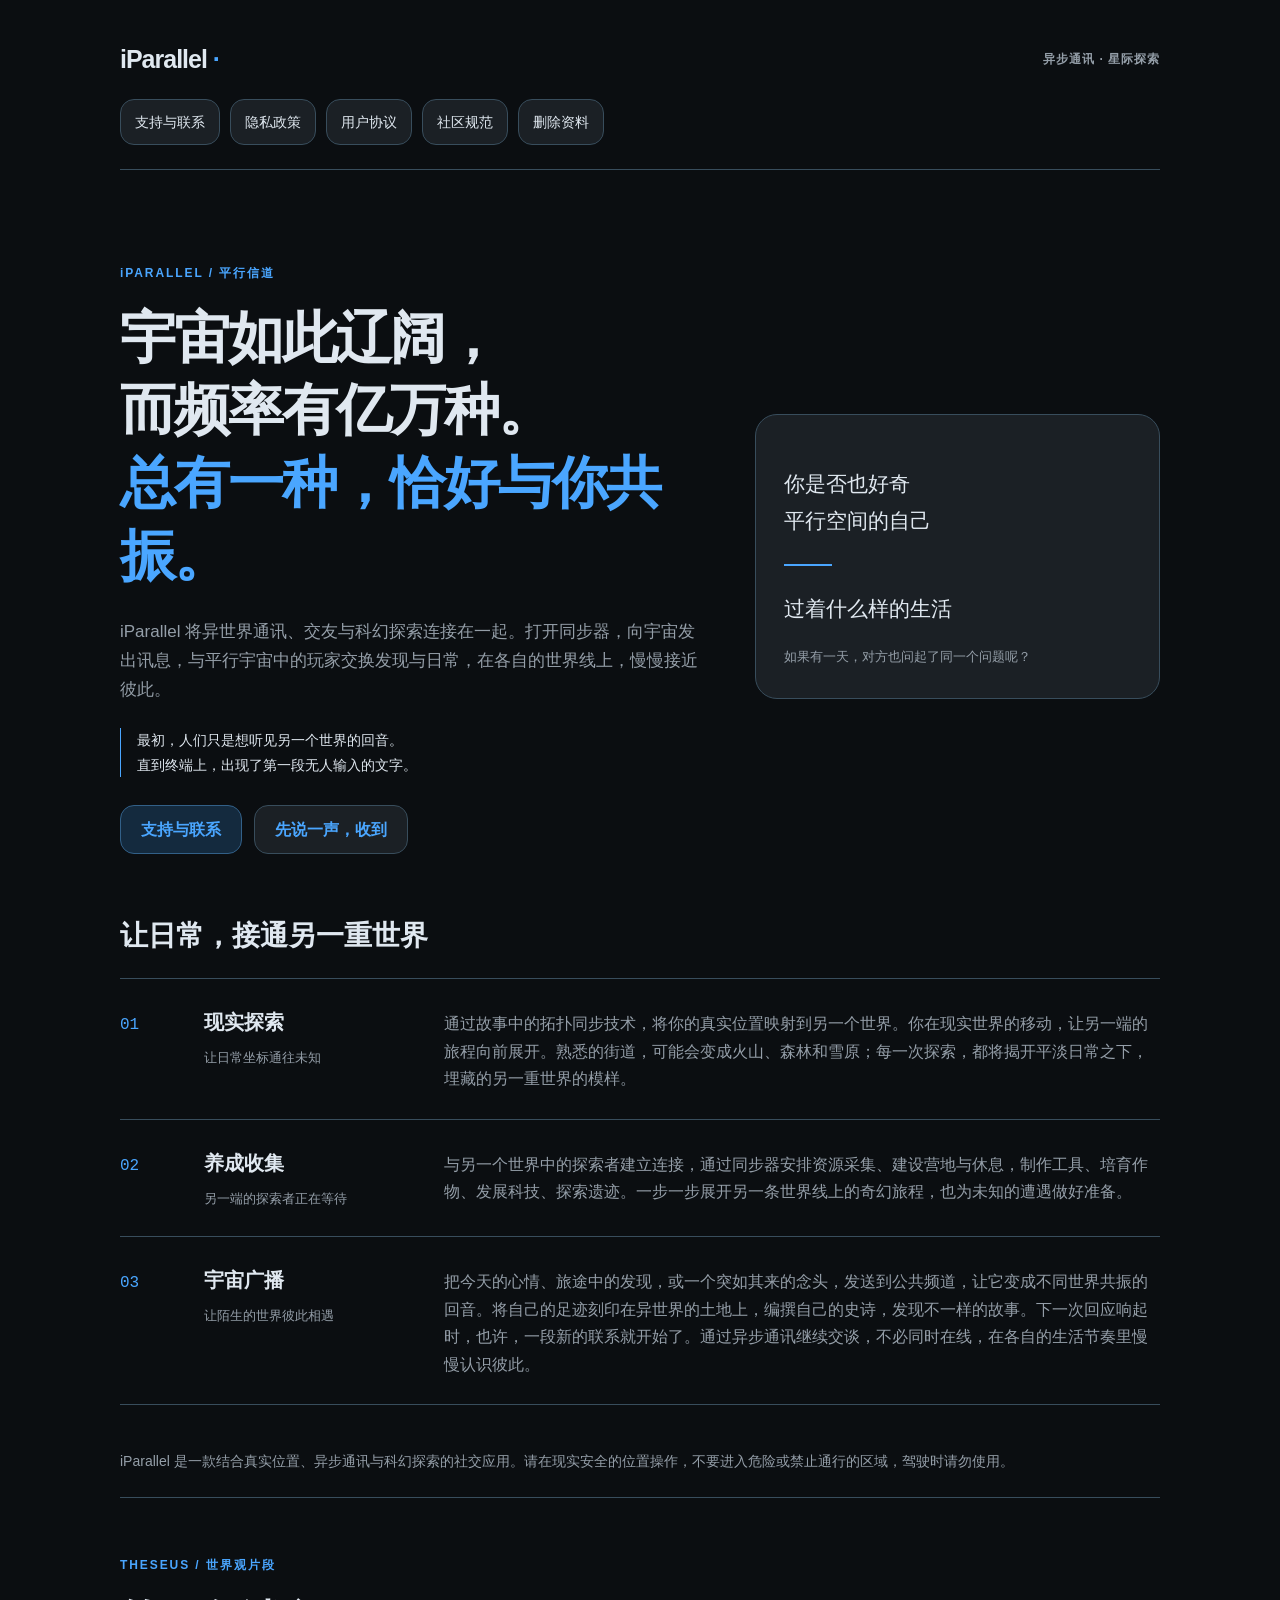
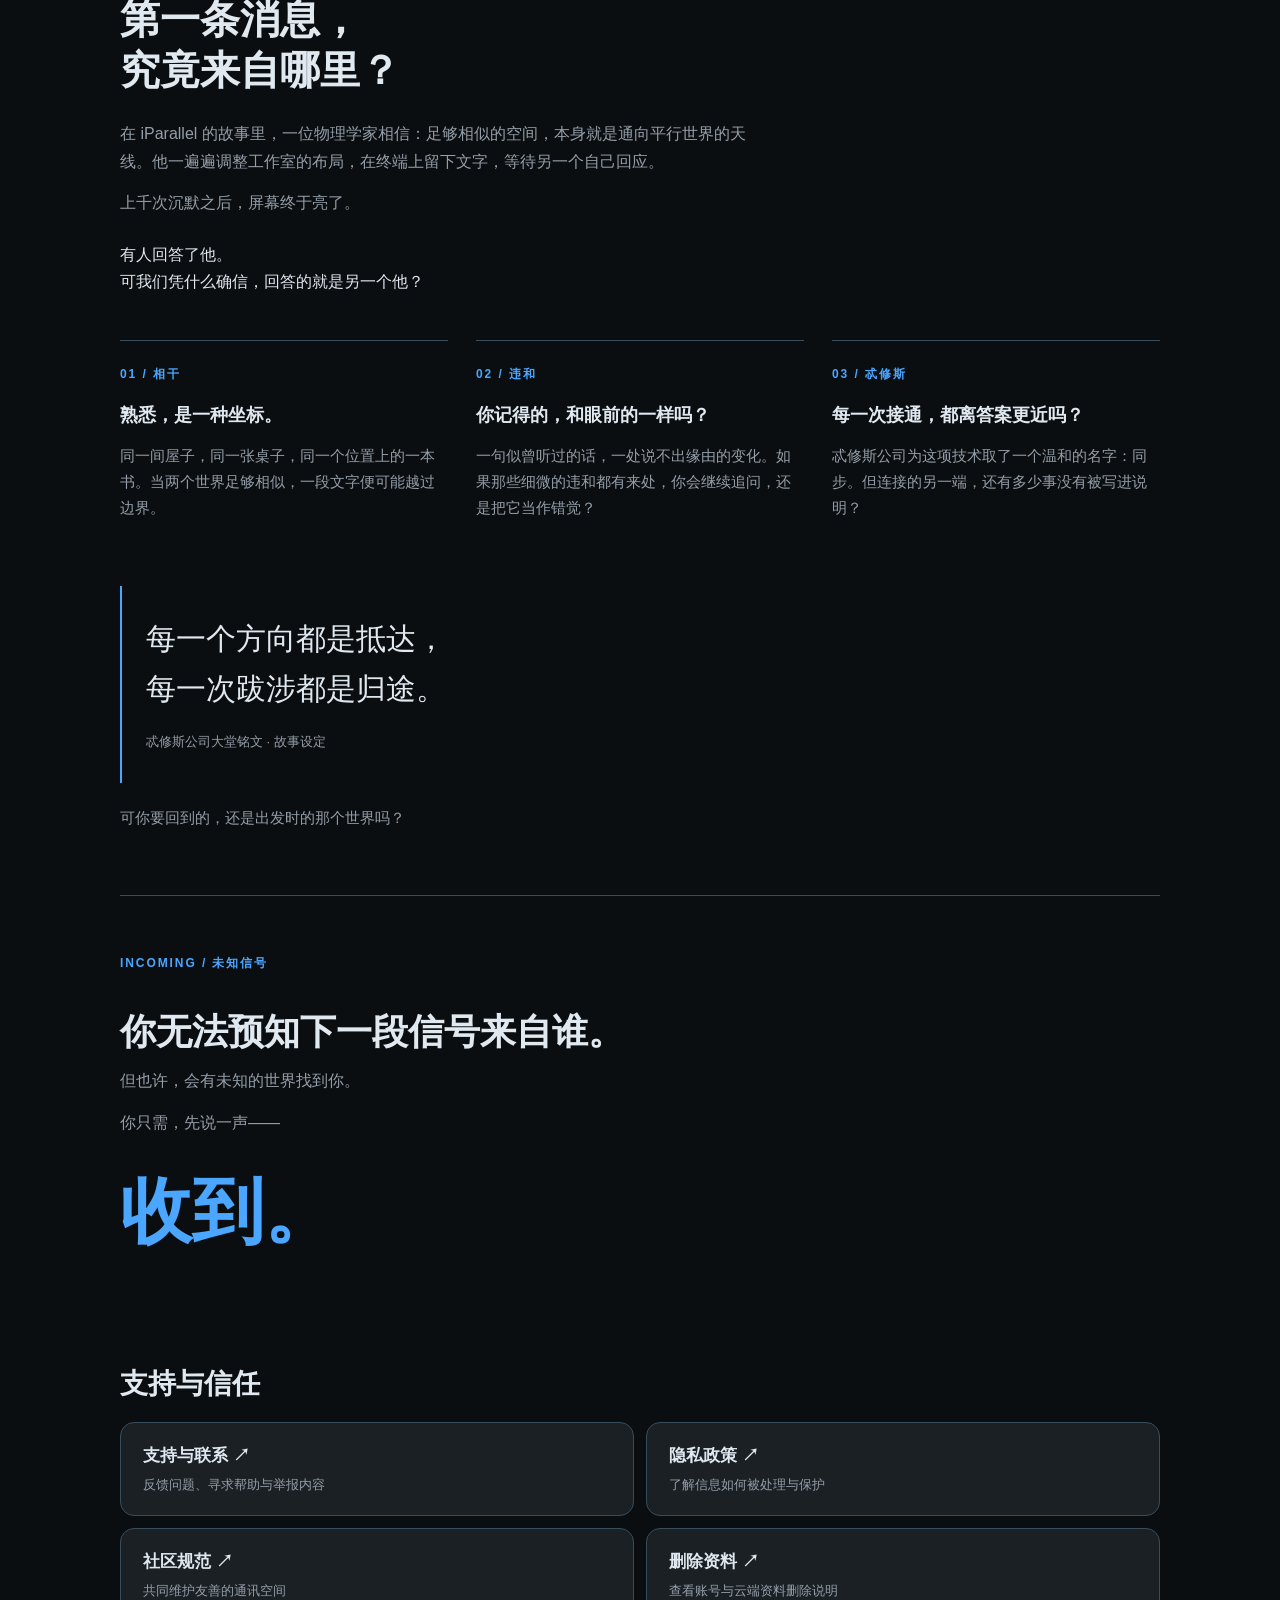
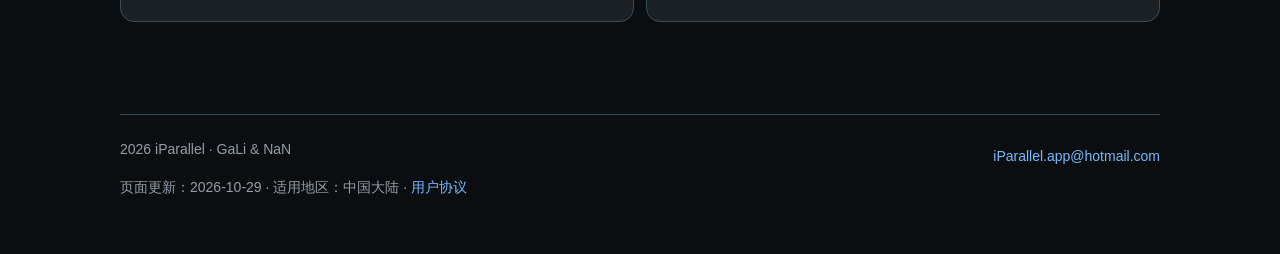
<file: index.html>
<!doctype html>
<html lang="zh-CN">
<head>
  <meta charset="utf-8">
  <meta name="viewport" content="width=device-width, initial-scale=1">
  <title>iParallel · 接通平行世界</title>
  <meta name="description" content="宇宙如此辽阔，而频率有亿万种。iParallel 将异世界通讯、交友与科幻探索连接在一起，与平行宇宙中的玩家交换发现与日常，在各自的世界线上，慢慢接近彼此。">
  <link rel="stylesheet" href="styles.css">
</head>
<body class="landing">
  <a class="skip-link" href="#content">跳到正文</a>
  <header>
    <div class="brand-row">
      <a class="brand" href="index.html">iParallel<span> · </span></a>
      <span class="eyebrow">异步通讯 · 星际探索</span>
    </div>
    <nav class="nav" aria-label="网站导航">
      <a href="support.html">支持与联系</a>
      <a href="privacy.html">隐私政策</a>
      <a href="terms.html">用户协议</a>
      <a href="community.html">社区规范</a>
      <a href="delete-account.html">删除资料</a>
    </nav>
  </header>
  <main id="content">
    <section class="hero" aria-labelledby="intro-title">
      <div>
        <span class="eyebrow">iPARALLEL / 平行信道</span>
        <h1 id="intro-title">宇宙如此辽阔，<br>而频率有亿万种。<br><em>总有一种，恰好与你共振。</em></h1>
        <p class="lead">iParallel 将异世界通讯、交友与科幻探索连接在一起。打开同步器，向宇宙发出讯息，与平行宇宙中的玩家交换发现与日常，在各自的世界线上，慢慢接近彼此。</p>
        <p class="hero-whisper">最初，人们只是想听见另一个世界的回音。<br>直到终端上，出现了第一段无人输入的文字。</p>
        <div class="actions">
          <a class="button primary" href="support.html">支持与联系</a>
          <a class="button" href="#about">先说一声，收到</a>
        </div>
      </div>
      <aside class="channel-note" aria-label="关于平行世界">
        <p>你是否也好奇<br>平行空间的自己</p>
        <span class="signal-line" aria-hidden="true"></span>
        <p>过着什么样的生活</p>
        <small>如果有一天，对方也问起了同一个问题呢？</small>
      </aside>
    </section>
    <section id="about" aria-labelledby="about-title">
      <h2 class="section-title" id="about-title">让日常，接通另一重世界</h2>
      <div class="feature-list">
        <div class="feature"><span class="number">01</span><h3>现实探索<span>让日常坐标通往未知</span></h3><p>通过故事中的拓扑同步技术，将你的真实位置映射到另一个世界。你在现实世界的移动，让另一端的旅程向前展开。熟悉的街道，可能会变成火山、森林和雪原；每一次探索，都将揭开平淡日常之下，埋藏的另一重世界的模样。</p></div>
        <div class="feature"><span class="number">02</span><h3>养成收集<span>另一端的探索者正在等待</span></h3><p>与另一个世界中的探索者建立连接，通过同步器安排资源采集、建设营地与休息，制作工具、培育作物、发展科技、探索遗迹。一步一步展开另一条世界线上的奇幻旅程，也为未知的遭遇做好准备。</p></div>
        <div class="feature"><span class="number">03</span><h3>宇宙广播<span>让陌生的世界彼此相遇</span></h3><p>把今天的心情、旅途中的发现，或一个突如其来的念头，发送到公共频道，让它变成不同世界共振的回音。将自己的足迹刻印在异世界的土地上，编撰自己的史诗，发现不一样的故事。下一次回应响起时，也许，一段新的联系就开始了。通过异步通讯继续交谈，不必同时在线，在各自的生活节奏里慢慢认识彼此。</p></div>
      </div>
      <p class="meta">iParallel 是一款结合真实位置、异步通讯与科幻探索的社交应用。请在现实安全的位置操作，不要进入危险或禁止通行的区域，驾驶时请勿使用。</p>
    </section>
    <section id="signal" class="story-signal" aria-labelledby="signal-title">
      <div class="story-heading">
        <span class="eyebrow">THESEUS / 世界观片段</span>
        <h2 id="signal-title">第一条消息，<br>究竟来自哪里？</h2>
        <p>在 iParallel 的故事里，一位物理学家相信：足够相似的空间，本身就是通向平行世界的天线。他一遍遍调整工作室的布局，在终端上留下文字，等待另一个自己回应。</p>
        <p>上千次沉默之后，屏幕终于亮了。</p>
        <p class="story-question">有人回答了他。<br>可我们凭什么确信，回答的就是另一个他？</p>
      </div>
      <div class="story-fragments">
        <div class="story-fragment">
          <span class="eyebrow">01 / 相干</span>
          <h3>熟悉，是一种坐标。</h3>
          <p>同一间屋子，同一张桌子，同一个位置上的一本书。当两个世界足够相似，一段文字便可能越过边界。</p>
        </div>
        <div class="story-fragment">
          <span class="eyebrow">02 / 违和</span>
          <h3>你记得的，和眼前的一样吗？</h3>
          <p>一句似曾听过的话，一处说不出缘由的变化。如果那些细微的违和都有来处，你会继续追问，还是把它当作错觉？</p>
        </div>
        <div class="story-fragment">
          <span class="eyebrow">03 / 忒修斯</span>
          <h3>每一次接通，都离答案更近吗？</h3>
          <p>忒修斯公司为这项技术取了一个温和的名字：同步。但连接的另一端，还有多少事没有被写进说明？</p>
        </div>
      </div>
      <blockquote class="theseus-motto">
        <p>每一个方向都是抵达，<br>每一次跋涉都是归途。</p>
        <cite>忒修斯公司大堂铭文 · 故事设定</cite>
      </blockquote>
      <p class="motto-question">可你要回到的，还是出发时的那个世界吗？</p>
    </section>
    <section class="signal-invitation" aria-labelledby="invitation-title">
      <span class="eyebrow">INCOMING / 未知信号</span>
      <h2 id="invitation-title">你无法预知下一段信号来自谁。</h2>
      <p>但也许，会有未知的世界找到你。</p>
      <p>你只需，先说一声——</p>
      <p class="signal-reply">收到。</p>
    </section>
    <section aria-labelledby="resources-title">
      <h2 class="section-title" id="resources-title">支持与信任</h2>
      <div class="resource-grid">
        <a class="resource" href="support.html"><strong>支持与联系 ↗</strong><small>反馈问题、寻求帮助与举报内容</small></a>
        <a class="resource" href="privacy.html"><strong>隐私政策 ↗</strong><small>了解信息如何被处理与保护</small></a>
        <a class="resource" href="community.html"><strong>社区规范 ↗</strong><small>共同维护友善的通讯空间</small></a>
        <a class="resource" href="delete-account.html"><strong>删除资料 ↗</strong><small>查看账号与云端资料删除说明</small></a>
      </div>
    </section>
  </main>
  <footer>
    <div class="footer-row"><p>2026 iParallel · GaLi &amp; NaN</p><a href="mailto:iParallel.app@hotmail.com">iParallel.app@hotmail.com</a></div>
    <p>页面更新：2026-10-29 · 适用地区：中国大陆 · <a href="terms.html">用户协议</a></p>
  </footer>
</body>
</html>
</file>
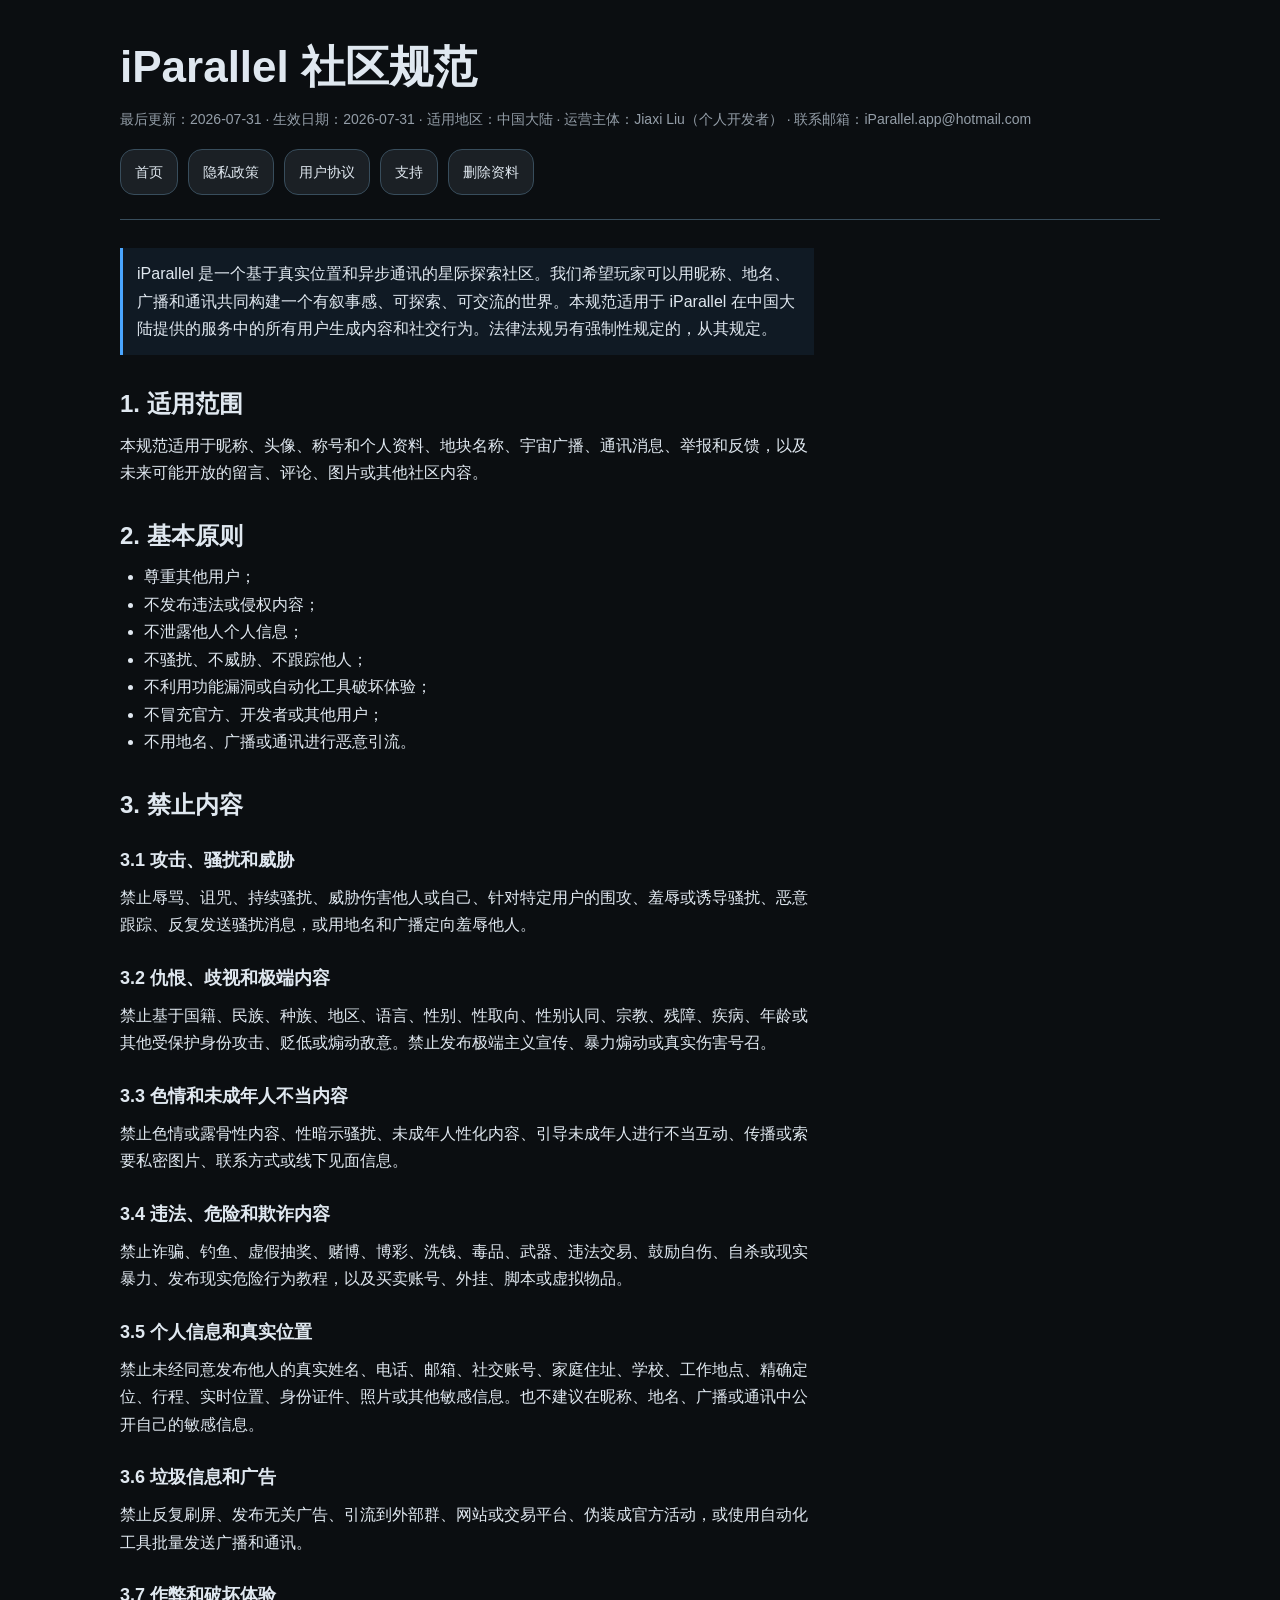
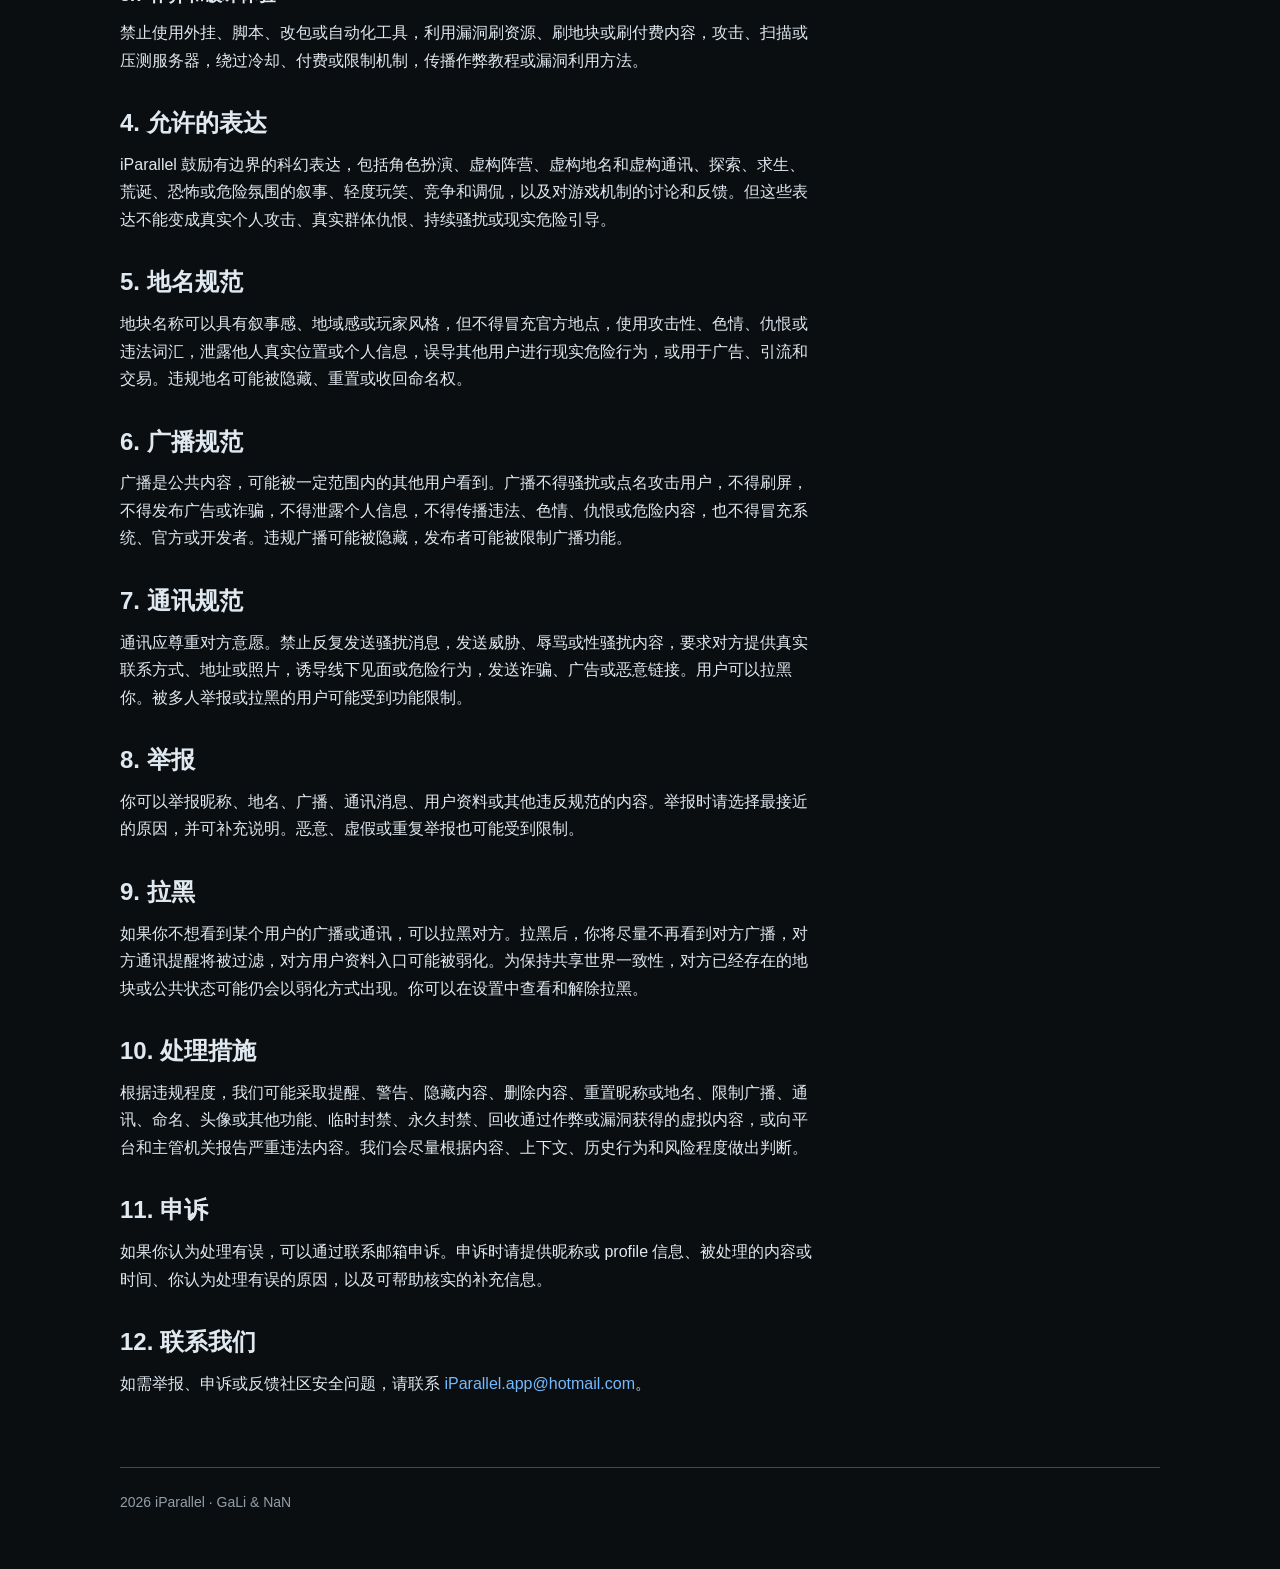
<file: community.html>
<!doctype html>
<html lang="zh-CN">
<head>
  <meta charset="utf-8">
  <meta name="viewport" content="width=device-width, initial-scale=1">
  <title>iParallel 社区规范</title>
  <link rel="stylesheet" href="styles.css">
</head>
<body>
  <header>
    <h1>iParallel 社区规范</h1>
    <p class="meta">最后更新：2026-07-31 · 生效日期：2026-07-31 · 适用地区：中国大陆 · 运营主体：Jiaxi Liu（个人开发者） · 联系邮箱：iParallel.app@hotmail.com</p>
    <nav class="nav">
      <a href="index.html">首页</a>
      <a href="privacy.html">隐私政策</a>
      <a href="terms.html">用户协议</a>
      <a href="support.html">支持</a>
      <a href="delete-account.html">删除资料</a>
    </nav>
  </header>
  <main>
    <p class="notice">iParallel 是一个基于真实位置和异步通讯的星际探索社区。我们希望玩家可以用昵称、地名、广播和通讯共同构建一个有叙事感、可探索、可交流的世界。本规范适用于 iParallel 在中国大陆提供的服务中的所有用户生成内容和社交行为。法律法规另有强制性规定的，从其规定。</p>

    <h2>1. 适用范围</h2>
    <p>本规范适用于昵称、头像、称号和个人资料、地块名称、宇宙广播、通讯消息、举报和反馈，以及未来可能开放的留言、评论、图片或其他社区内容。</p>

    <h2>2. 基本原则</h2>
    <ul>
      <li>尊重其他用户；</li>
      <li>不发布违法或侵权内容；</li>
      <li>不泄露他人个人信息；</li>
      <li>不骚扰、不威胁、不跟踪他人；</li>
      <li>不利用功能漏洞或自动化工具破坏体验；</li>
      <li>不冒充官方、开发者或其他用户；</li>
      <li>不用地名、广播或通讯进行恶意引流。</li>
    </ul>

    <h2>3. 禁止内容</h2>
    <h3>3.1 攻击、骚扰和威胁</h3>
    <p>禁止辱骂、诅咒、持续骚扰、威胁伤害他人或自己、针对特定用户的围攻、羞辱或诱导骚扰、恶意跟踪、反复发送骚扰消息，或用地名和广播定向羞辱他人。</p>

    <h3>3.2 仇恨、歧视和极端内容</h3>
    <p>禁止基于国籍、民族、种族、地区、语言、性别、性取向、性别认同、宗教、残障、疾病、年龄或其他受保护身份攻击、贬低或煽动敌意。禁止发布极端主义宣传、暴力煽动或真实伤害号召。</p>

    <h3>3.3 色情和未成年人不当内容</h3>
    <p>禁止色情或露骨性内容、性暗示骚扰、未成年人性化内容、引导未成年人进行不当互动、传播或索要私密图片、联系方式或线下见面信息。</p>

    <h3>3.4 违法、危险和欺诈内容</h3>
    <p>禁止诈骗、钓鱼、虚假抽奖、赌博、博彩、洗钱、毒品、武器、违法交易、鼓励自伤、自杀或现实暴力、发布现实危险行为教程，以及买卖账号、外挂、脚本或虚拟物品。</p>

    <h3>3.5 个人信息和真实位置</h3>
    <p>禁止未经同意发布他人的真实姓名、电话、邮箱、社交账号、家庭住址、学校、工作地点、精确定位、行程、实时位置、身份证件、照片或其他敏感信息。也不建议在昵称、地名、广播或通讯中公开自己的敏感信息。</p>

    <h3>3.6 垃圾信息和广告</h3>
    <p>禁止反复刷屏、发布无关广告、引流到外部群、网站或交易平台、伪装成官方活动，或使用自动化工具批量发送广播和通讯。</p>

    <h3>3.7 作弊和破坏体验</h3>
    <p>禁止使用外挂、脚本、改包或自动化工具，利用漏洞刷资源、刷地块或刷付费内容，攻击、扫描或压测服务器，绕过冷却、付费或限制机制，传播作弊教程或漏洞利用方法。</p>

    <h2>4. 允许的表达</h2>
    <p>iParallel 鼓励有边界的科幻表达，包括角色扮演、虚构阵营、虚构地名和虚构通讯、探索、求生、荒诞、恐怖或危险氛围的叙事、轻度玩笑、竞争和调侃，以及对游戏机制的讨论和反馈。但这些表达不能变成真实个人攻击、真实群体仇恨、持续骚扰或现实危险引导。</p>

    <h2>5. 地名规范</h2>
    <p>地块名称可以具有叙事感、地域感或玩家风格，但不得冒充官方地点，使用攻击性、色情、仇恨或违法词汇，泄露他人真实位置或个人信息，误导其他用户进行现实危险行为，或用于广告、引流和交易。违规地名可能被隐藏、重置或收回命名权。</p>

    <h2>6. 广播规范</h2>
    <p>广播是公共内容，可能被一定范围内的其他用户看到。广播不得骚扰或点名攻击用户，不得刷屏，不得发布广告或诈骗，不得泄露个人信息，不得传播违法、色情、仇恨或危险内容，也不得冒充系统、官方或开发者。违规广播可能被隐藏，发布者可能被限制广播功能。</p>

    <h2>7. 通讯规范</h2>
    <p>通讯应尊重对方意愿。禁止反复发送骚扰消息，发送威胁、辱骂或性骚扰内容，要求对方提供真实联系方式、地址或照片，诱导线下见面或危险行为，发送诈骗、广告或恶意链接。用户可以拉黑你。被多人举报或拉黑的用户可能受到功能限制。</p>

    <h2>8. 举报</h2>
    <p>你可以举报昵称、地名、广播、通讯消息、用户资料或其他违反规范的内容。举报时请选择最接近的原因，并可补充说明。恶意、虚假或重复举报也可能受到限制。</p>

    <h2>9. 拉黑</h2>
    <p>如果你不想看到某个用户的广播或通讯，可以拉黑对方。拉黑后，你将尽量不再看到对方广播，对方通讯提醒将被过滤，对方用户资料入口可能被弱化。为保持共享世界一致性，对方已经存在的地块或公共状态可能仍会以弱化方式出现。你可以在设置中查看和解除拉黑。</p>

    <h2>10. 处理措施</h2>
    <p>根据违规程度，我们可能采取提醒、警告、隐藏内容、删除内容、重置昵称或地名、限制广播、通讯、命名、头像或其他功能、临时封禁、永久封禁、回收通过作弊或漏洞获得的虚拟内容，或向平台和主管机关报告严重违法内容。我们会尽量根据内容、上下文、历史行为和风险程度做出判断。</p>

    <h2>11. 申诉</h2>
    <p>如果你认为处理有误，可以通过联系邮箱申诉。申诉时请提供昵称或 profile 信息、被处理的内容或时间、你认为处理有误的原因，以及可帮助核实的补充信息。</p>

    <h2>12. 联系我们</h2>
    <p>如需举报、申诉或反馈社区安全问题，请联系 <a href="mailto:iParallel.app@hotmail.com">iParallel.app@hotmail.com</a>。</p>
  </main>
  <footer>
    <p>2026 iParallel · GaLi &amp; NaN</p>
  </footer>
</body>
</html>
</file>
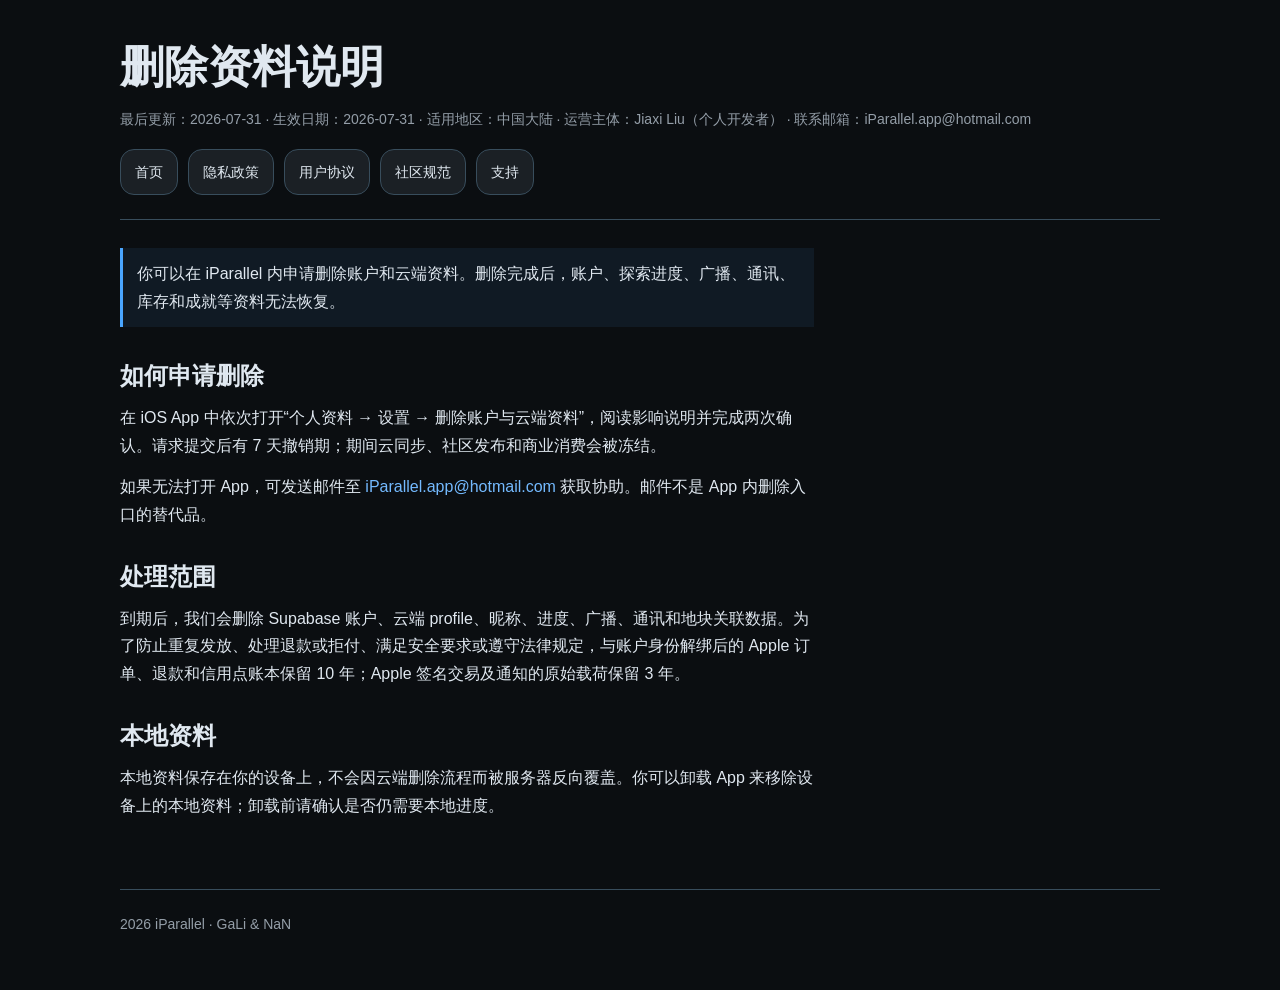
<file: delete-account.html>
<!doctype html>
<html lang="zh-CN">
<head>
  <meta charset="utf-8">
  <meta name="viewport" content="width=device-width, initial-scale=1">
  <title>iParallel 删除资料说明</title>
  <link rel="stylesheet" href="styles.css">
</head>
<body>
  <header>
    <h1>删除资料说明</h1>
    <p class="meta">最后更新：2026-07-31 · 生效日期：2026-07-31 · 适用地区：中国大陆 · 运营主体：Jiaxi Liu（个人开发者） · 联系邮箱：iParallel.app@hotmail.com</p>
    <nav class="nav">
      <a href="index.html">首页</a>
      <a href="privacy.html">隐私政策</a>
      <a href="terms.html">用户协议</a>
      <a href="community.html">社区规范</a>
      <a href="support.html">支持</a>
    </nav>
  </header>
  <main>
    <p class="notice">你可以在 iParallel 内申请删除账户和云端资料。删除完成后，账户、探索进度、广播、通讯、库存和成就等资料无法恢复。</p>
    <h2>如何申请删除</h2>
    <p>在 iOS App 中依次打开“个人资料 → 设置 → 删除账户与云端资料”，阅读影响说明并完成两次确认。请求提交后有 7 天撤销期；期间云同步、社区发布和商业消费会被冻结。</p>
    <p>如果无法打开 App，可发送邮件至 <a href="mailto:iParallel.app@hotmail.com">iParallel.app@hotmail.com</a> 获取协助。邮件不是 App 内删除入口的替代品。</p>
    <h2>处理范围</h2>
    <p>到期后，我们会删除 Supabase 账户、云端 profile、昵称、进度、广播、通讯和地块关联数据。为了防止重复发放、处理退款或拒付、满足安全要求或遵守法律规定，与账户身份解绑后的 Apple 订单、退款和信用点账本保留 10 年；Apple 签名交易及通知的原始载荷保留 3 年。</p>
    <h2>本地资料</h2>
    <p>本地资料保存在你的设备上，不会因云端删除流程而被服务器反向覆盖。你可以卸载 App 来移除设备上的本地资料；卸载前请确认是否仍需要本地进度。</p>
  </main>
  <footer>
    <p>2026 iParallel · GaLi &amp; NaN</p>
  </footer>
</body>
</html>
</file>
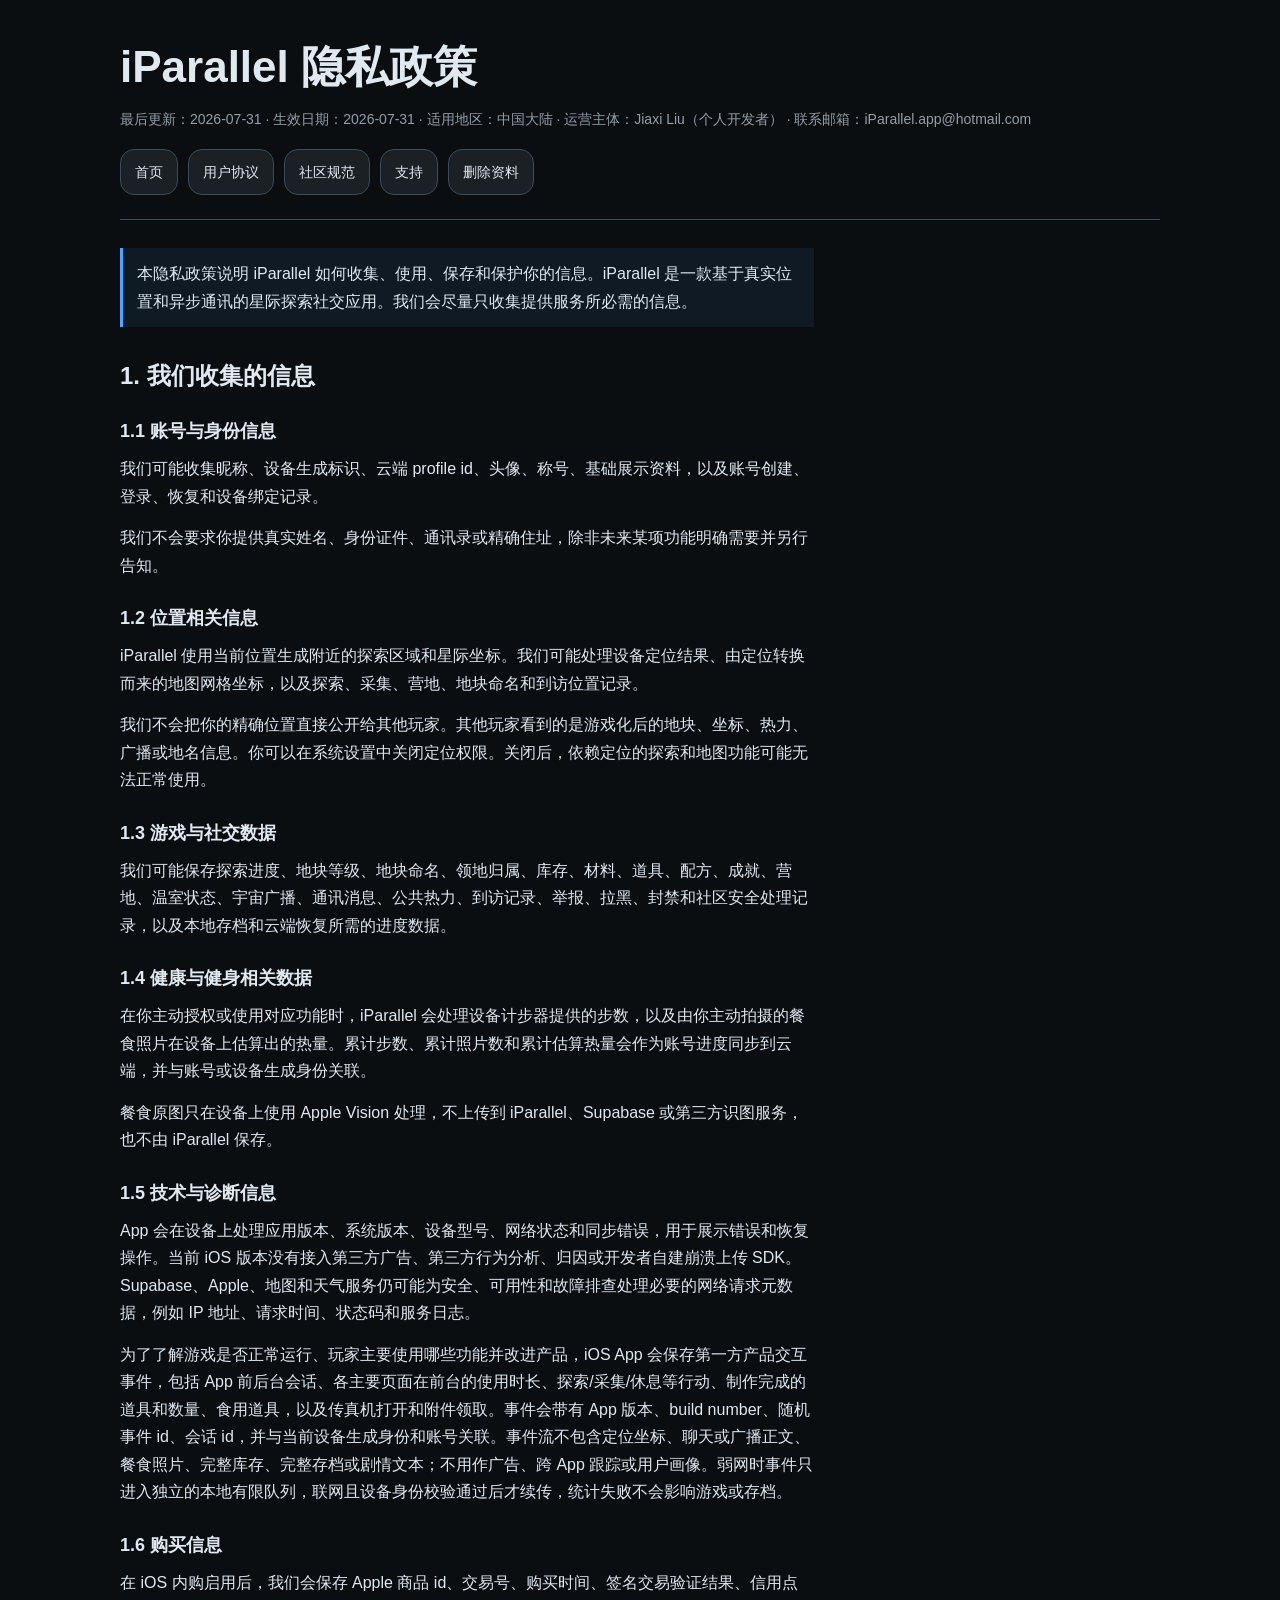
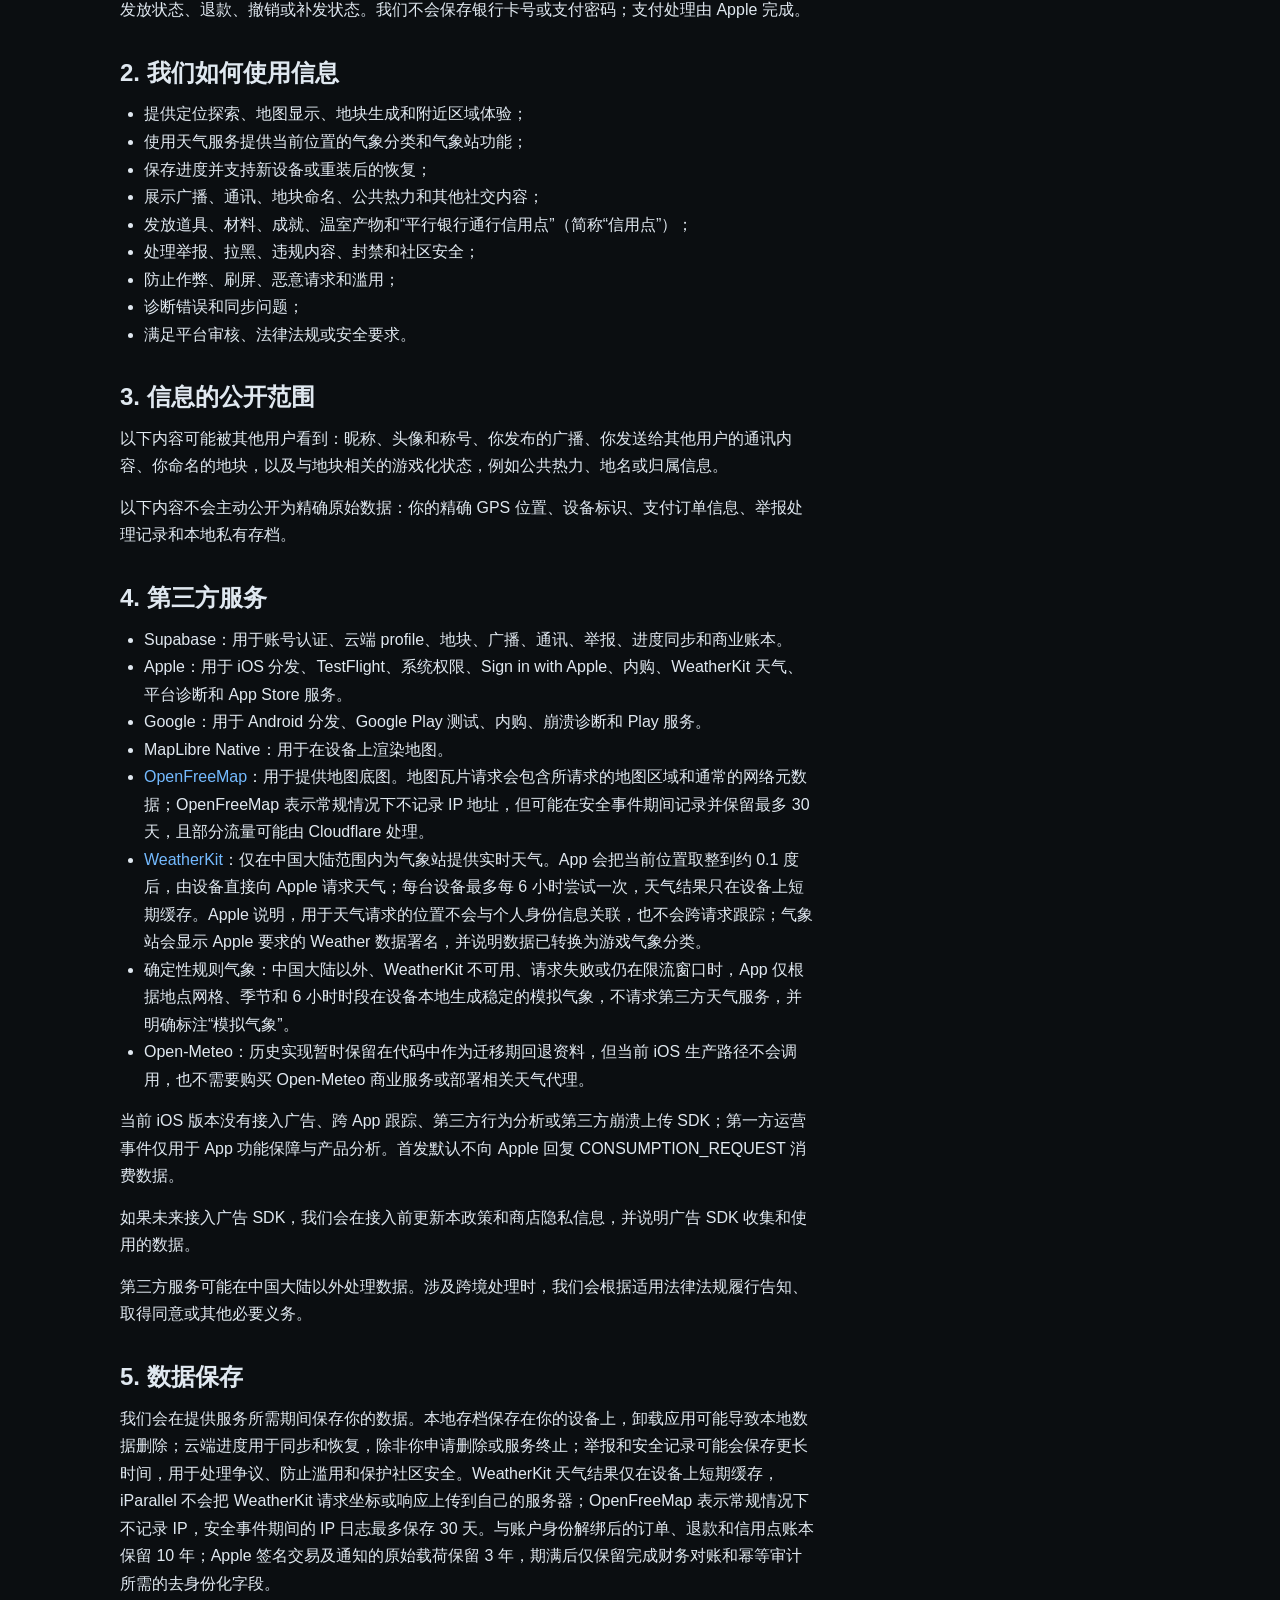
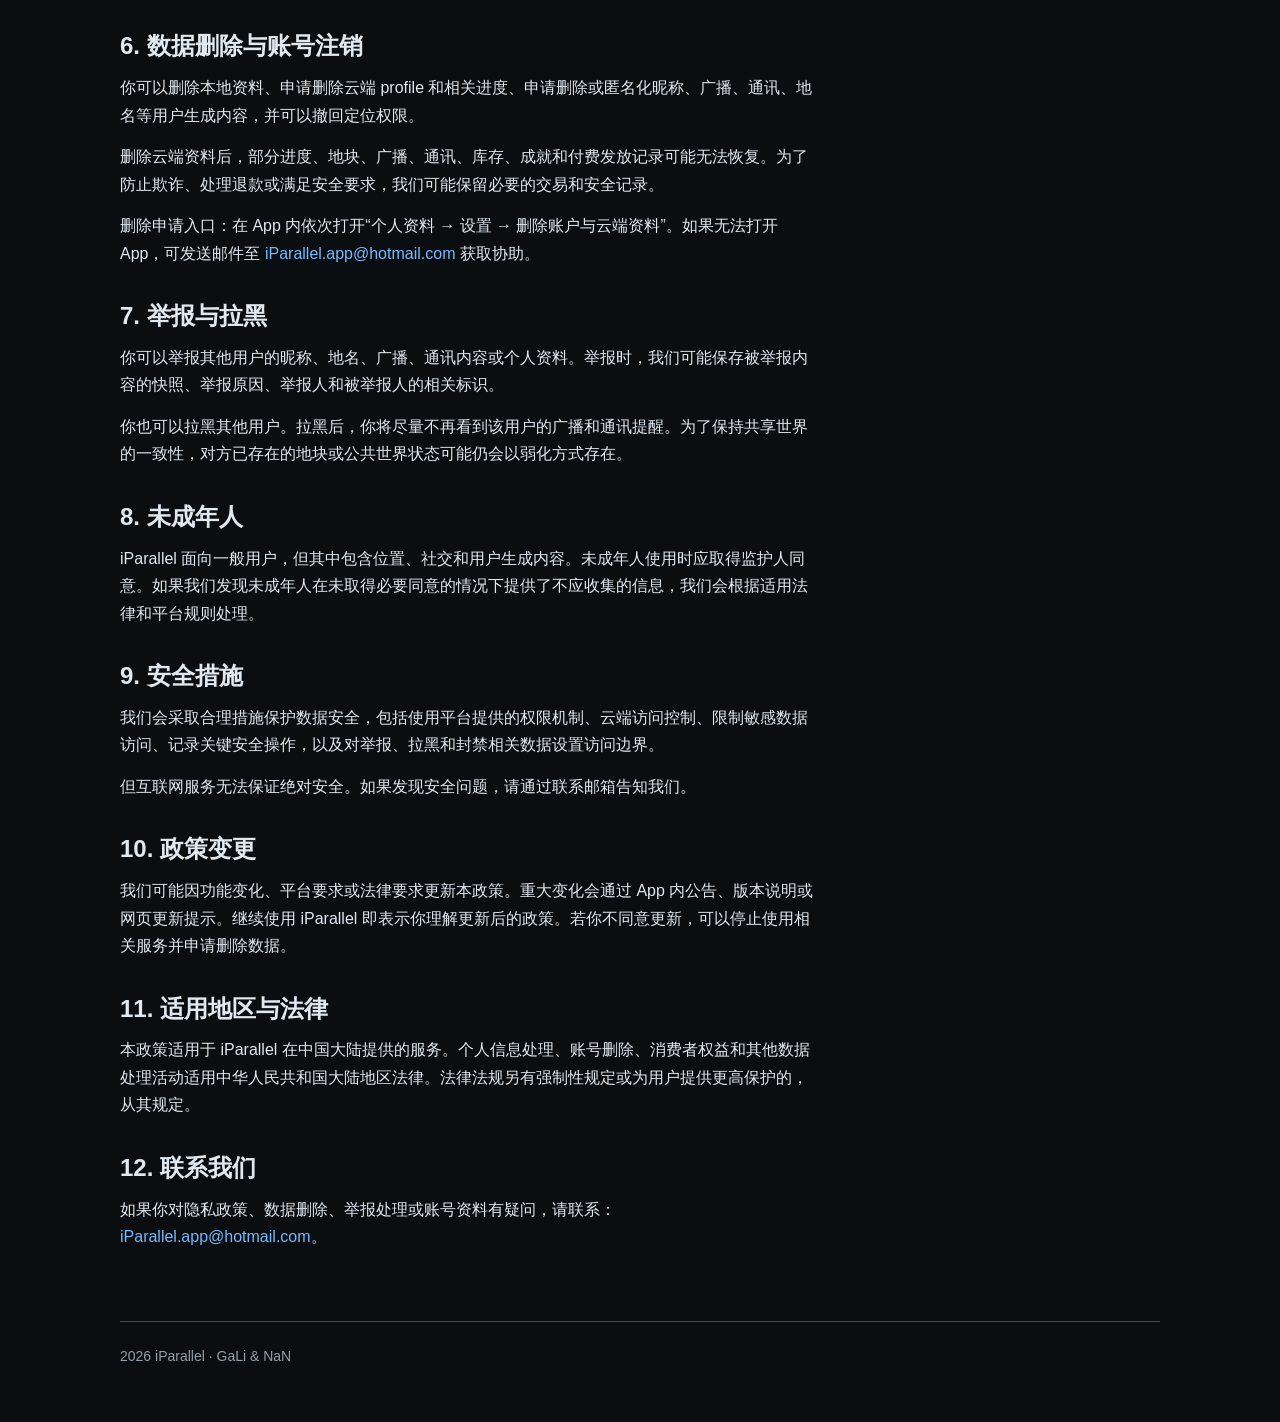
<file: privacy.html>
<!doctype html>
<html lang="zh-CN">
<head>
  <meta charset="utf-8">
  <meta name="viewport" content="width=device-width, initial-scale=1">
  <title>iParallel 隐私政策</title>
  <link rel="stylesheet" href="styles.css">
</head>
<body>
  <header>
    <h1>iParallel 隐私政策</h1>
    <p class="meta">最后更新：2026-07-31 · 生效日期：2026-07-31 · 适用地区：中国大陆 · 运营主体：Jiaxi Liu（个人开发者） · 联系邮箱：iParallel.app@hotmail.com</p>
    <nav class="nav">
      <a href="index.html">首页</a>
      <a href="terms.html">用户协议</a>
      <a href="community.html">社区规范</a>
      <a href="support.html">支持</a>
      <a href="delete-account.html">删除资料</a>
    </nav>
  </header>
  <main>
    <p class="notice">本隐私政策说明 iParallel 如何收集、使用、保存和保护你的信息。iParallel 是一款基于真实位置和异步通讯的星际探索社交应用。我们会尽量只收集提供服务所必需的信息。</p>

    <h2>1. 我们收集的信息</h2>
    <h3>1.1 账号与身份信息</h3>
    <p>我们可能收集昵称、设备生成标识、云端 profile id、头像、称号、基础展示资料，以及账号创建、登录、恢复和设备绑定记录。</p>
    <p>我们不会要求你提供真实姓名、身份证件、通讯录或精确住址，除非未来某项功能明确需要并另行告知。</p>

    <h3>1.2 位置相关信息</h3>
    <p>iParallel 使用当前位置生成附近的探索区域和星际坐标。我们可能处理设备定位结果、由定位转换而来的地图网格坐标，以及探索、采集、营地、地块命名和到访位置记录。</p>
    <p>我们不会把你的精确位置直接公开给其他玩家。其他玩家看到的是游戏化后的地块、坐标、热力、广播或地名信息。你可以在系统设置中关闭定位权限。关闭后，依赖定位的探索和地图功能可能无法正常使用。</p>

    <h3>1.3 游戏与社交数据</h3>
    <p>我们可能保存探索进度、地块等级、地块命名、领地归属、库存、材料、道具、配方、成就、营地、温室状态、宇宙广播、通讯消息、公共热力、到访记录、举报、拉黑、封禁和社区安全处理记录，以及本地存档和云端恢复所需的进度数据。</p>

    <h3>1.4 健康与健身相关数据</h3>
    <p>在你主动授权或使用对应功能时，iParallel 会处理设备计步器提供的步数，以及由你主动拍摄的餐食照片在设备上估算出的热量。累计步数、累计照片数和累计估算热量会作为账号进度同步到云端，并与账号或设备生成身份关联。</p>
    <p>餐食原图只在设备上使用 Apple Vision 处理，不上传到 iParallel、Supabase 或第三方识图服务，也不由 iParallel 保存。</p>

    <h3>1.5 技术与诊断信息</h3>
    <p>App 会在设备上处理应用版本、系统版本、设备型号、网络状态和同步错误，用于展示错误和恢复操作。当前 iOS 版本没有接入第三方广告、第三方行为分析、归因或开发者自建崩溃上传 SDK。Supabase、Apple、地图和天气服务仍可能为安全、可用性和故障排查处理必要的网络请求元数据，例如 IP 地址、请求时间、状态码和服务日志。</p>
    <p>为了了解游戏是否正常运行、玩家主要使用哪些功能并改进产品，iOS App 会保存第一方产品交互事件，包括 App 前后台会话、各主要页面在前台的使用时长、探索/采集/休息等行动、制作完成的道具和数量、食用道具，以及传真机打开和附件领取。事件会带有 App 版本、build number、随机事件 id、会话 id，并与当前设备生成身份和账号关联。事件流不包含定位坐标、聊天或广播正文、餐食照片、完整库存、完整存档或剧情文本；不用作广告、跨 App 跟踪或用户画像。弱网时事件只进入独立的本地有限队列，联网且设备身份校验通过后才续传，统计失败不会影响游戏或存档。</p>

    <h3>1.6 购买信息</h3>
    <p>在 iOS 内购启用后，我们会保存 Apple 商品 id、交易号、购买时间、签名交易验证结果、信用点发放状态、退款、撤销或补发状态。我们不会保存银行卡号或支付密码；支付处理由 Apple 完成。</p>

    <h2>2. 我们如何使用信息</h2>
    <ul>
      <li>提供定位探索、地图显示、地块生成和附近区域体验；</li>
      <li>使用天气服务提供当前位置的气象分类和气象站功能；</li>
      <li>保存进度并支持新设备或重装后的恢复；</li>
      <li>展示广播、通讯、地块命名、公共热力和其他社交内容；</li>
      <li>发放道具、材料、成就、温室产物和“平行银行通行信用点”（简称“信用点”）；</li>
      <li>处理举报、拉黑、违规内容、封禁和社区安全；</li>
      <li>防止作弊、刷屏、恶意请求和滥用；</li>
      <li>诊断错误和同步问题；</li>
      <li>满足平台审核、法律法规或安全要求。</li>
    </ul>

    <h2>3. 信息的公开范围</h2>
    <p>以下内容可能被其他用户看到：昵称、头像和称号、你发布的广播、你发送给其他用户的通讯内容、你命名的地块，以及与地块相关的游戏化状态，例如公共热力、地名或归属信息。</p>
    <p>以下内容不会主动公开为精确原始数据：你的精确 GPS 位置、设备标识、支付订单信息、举报处理记录和本地私有存档。</p>

    <h2>4. 第三方服务</h2>
    <ul>
      <li>Supabase：用于账号认证、云端 profile、地块、广播、通讯、举报、进度同步和商业账本。</li>
      <li>Apple：用于 iOS 分发、TestFlight、系统权限、Sign in with Apple、内购、WeatherKit 天气、平台诊断和 App Store 服务。</li>
      <li>Google：用于 Android 分发、Google Play 测试、内购、崩溃诊断和 Play 服务。</li>
      <li>MapLibre Native：用于在设备上渲染地图。</li>
      <li><a href="https://openfreemap.org/privacy/">OpenFreeMap</a>：用于提供地图底图。地图瓦片请求会包含所请求的地图区域和通常的网络元数据；OpenFreeMap 表示常规情况下不记录 IP 地址，但可能在安全事件期间记录并保留最多 30 天，且部分流量可能由 Cloudflare 处理。</li>
      <li><a href="https://developer.apple.com/weatherkit/">WeatherKit</a>：仅在中国大陆范围内为气象站提供实时天气。App 会把当前位置取整到约 0.1 度后，由设备直接向 Apple 请求天气；每台设备最多每 6 小时尝试一次，天气结果只在设备上短期缓存。Apple 说明，用于天气请求的位置不会与个人身份信息关联，也不会跨请求跟踪；气象站会显示 Apple 要求的 Weather 数据署名，并说明数据已转换为游戏气象分类。</li>
      <li>确定性规则气象：中国大陆以外、WeatherKit 不可用、请求失败或仍在限流窗口时，App 仅根据地点网格、季节和 6 小时时段在设备本地生成稳定的模拟气象，不请求第三方天气服务，并明确标注“模拟气象”。</li>
      <li>Open-Meteo：历史实现暂时保留在代码中作为迁移期回退资料，但当前 iOS 生产路径不会调用，也不需要购买 Open-Meteo 商业服务或部署相关天气代理。</li>
    </ul>
    <p>当前 iOS 版本没有接入广告、跨 App 跟踪、第三方行为分析或第三方崩溃上传 SDK；第一方运营事件仅用于 App 功能保障与产品分析。首发默认不向 Apple 回复 CONSUMPTION_REQUEST 消费数据。</p>
    <p>如果未来接入广告 SDK，我们会在接入前更新本政策和商店隐私信息，并说明广告 SDK 收集和使用的数据。</p>
    <p>第三方服务可能在中国大陆以外处理数据。涉及跨境处理时，我们会根据适用法律法规履行告知、取得同意或其他必要义务。</p>

    <h2>5. 数据保存</h2>
    <p>我们会在提供服务所需期间保存你的数据。本地存档保存在你的设备上，卸载应用可能导致本地数据删除；云端进度用于同步和恢复，除非你申请删除或服务终止；举报和安全记录可能会保存更长时间，用于处理争议、防止滥用和保护社区安全。WeatherKit 天气结果仅在设备上短期缓存，iParallel 不会把 WeatherKit 请求坐标或响应上传到自己的服务器；OpenFreeMap 表示常规情况下不记录 IP，安全事件期间的 IP 日志最多保存 30 天。与账户身份解绑后的订单、退款和信用点账本保留 10 年；Apple 签名交易及通知的原始载荷保留 3 年，期满后仅保留完成财务对账和幂等审计所需的去身份化字段。</p>

    <h2>6. 数据删除与账号注销</h2>
    <p>你可以删除本地资料、申请删除云端 profile 和相关进度、申请删除或匿名化昵称、广播、通讯、地名等用户生成内容，并可以撤回定位权限。</p>
    <p>删除云端资料后，部分进度、地块、广播、通讯、库存、成就和付费发放记录可能无法恢复。为了防止欺诈、处理退款或满足安全要求，我们可能保留必要的交易和安全记录。</p>
    <p>删除申请入口：在 App 内依次打开“个人资料 → 设置 → 删除账户与云端资料”。如果无法打开 App，可发送邮件至 <a href="mailto:iParallel.app@hotmail.com">iParallel.app@hotmail.com</a> 获取协助。</p>

    <h2>7. 举报与拉黑</h2>
    <p>你可以举报其他用户的昵称、地名、广播、通讯内容或个人资料。举报时，我们可能保存被举报内容的快照、举报原因、举报人和被举报人的相关标识。</p>
    <p>你也可以拉黑其他用户。拉黑后，你将尽量不再看到该用户的广播和通讯提醒。为了保持共享世界的一致性，对方已存在的地块或公共世界状态可能仍会以弱化方式存在。</p>

    <h2>8. 未成年人</h2>
    <p>iParallel 面向一般用户，但其中包含位置、社交和用户生成内容。未成年人使用时应取得监护人同意。如果我们发现未成年人在未取得必要同意的情况下提供了不应收集的信息，我们会根据适用法律和平台规则处理。</p>

    <h2>9. 安全措施</h2>
    <p>我们会采取合理措施保护数据安全，包括使用平台提供的权限机制、云端访问控制、限制敏感数据访问、记录关键安全操作，以及对举报、拉黑和封禁相关数据设置访问边界。</p>
    <p>但互联网服务无法保证绝对安全。如果发现安全问题，请通过联系邮箱告知我们。</p>

    <h2>10. 政策变更</h2>
    <p>我们可能因功能变化、平台要求或法律要求更新本政策。重大变化会通过 App 内公告、版本说明或网页更新提示。继续使用 iParallel 即表示你理解更新后的政策。若你不同意更新，可以停止使用相关服务并申请删除数据。</p>

    <h2>11. 适用地区与法律</h2>
    <p>本政策适用于 iParallel 在中国大陆提供的服务。个人信息处理、账号删除、消费者权益和其他数据处理活动适用中华人民共和国大陆地区法律。法律法规另有强制性规定或为用户提供更高保护的，从其规定。</p>

    <h2>12. 联系我们</h2>
    <p>如果你对隐私政策、数据删除、举报处理或账号资料有疑问，请联系：<a href="mailto:iParallel.app@hotmail.com">iParallel.app@hotmail.com</a>。</p>
  </main>
  <footer>
    <p>2026 iParallel · GaLi &amp; NaN</p>
  </footer>
</body>
</html>
</file>
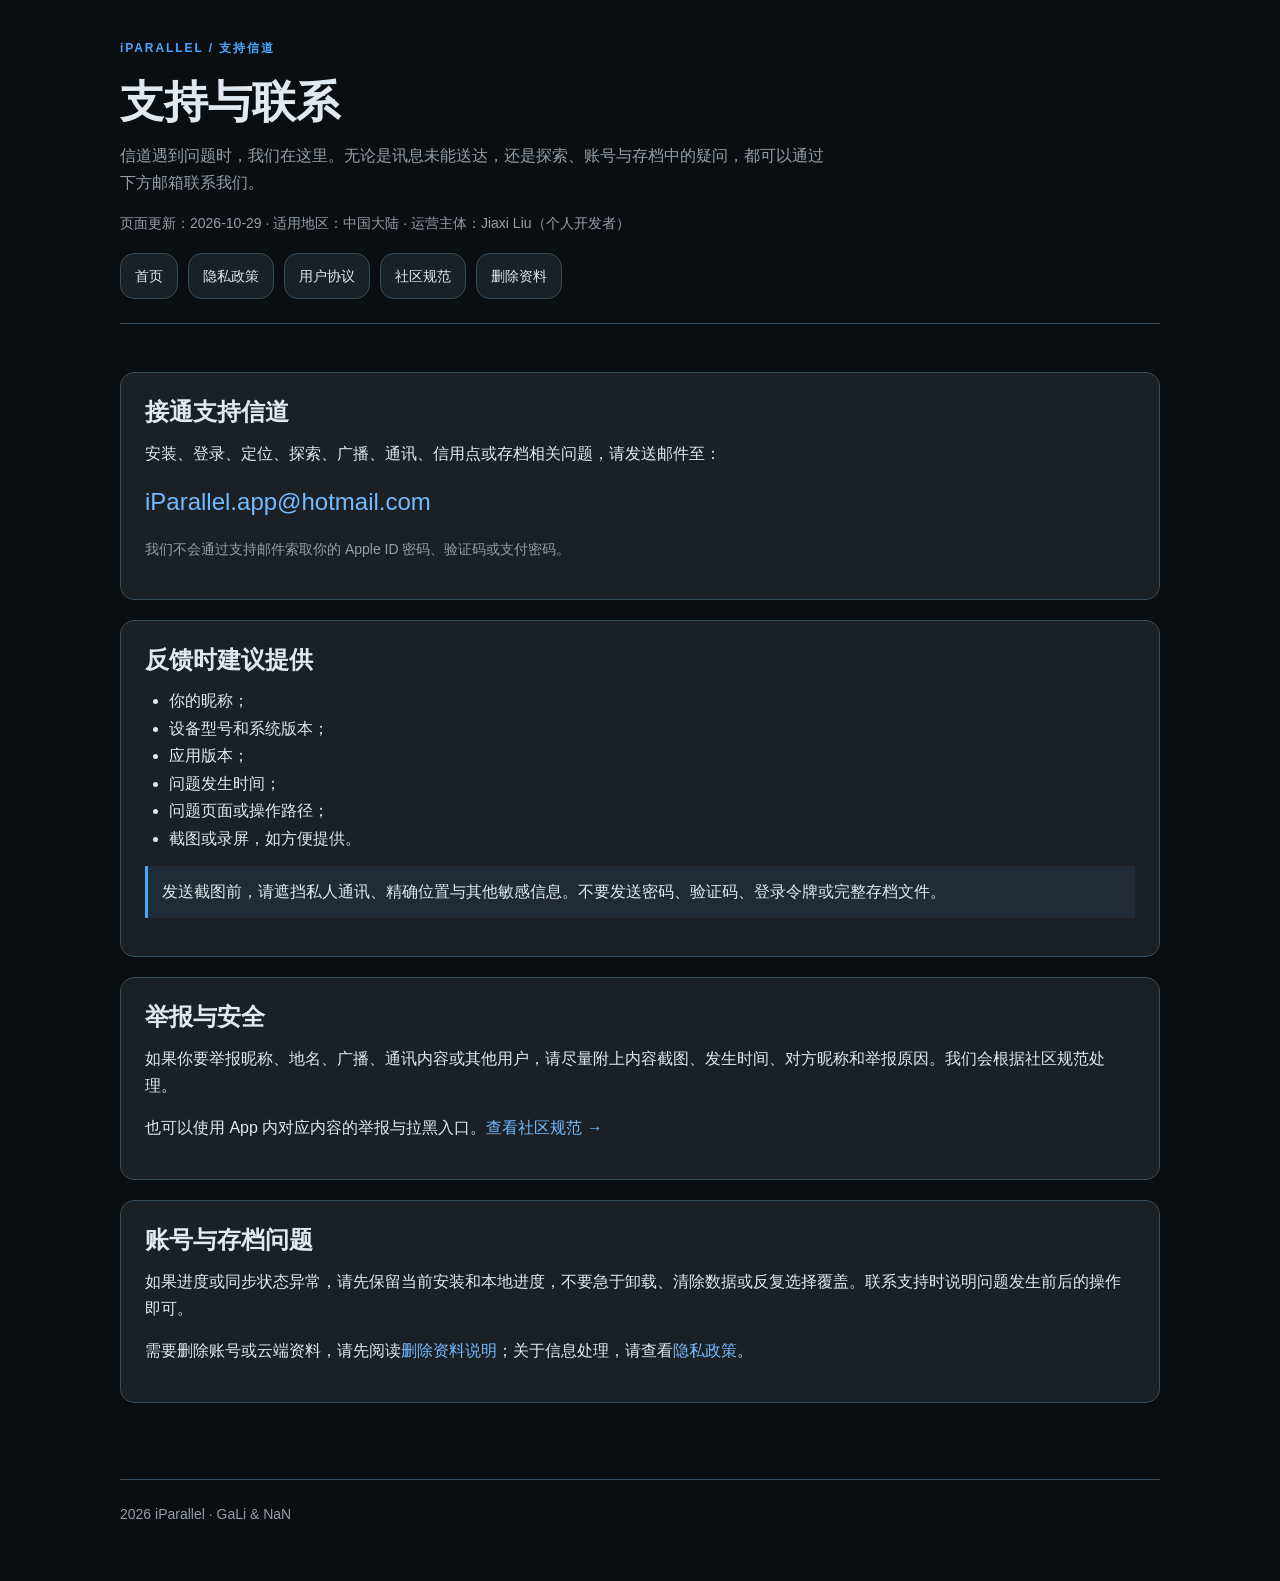
<file: support.html>
<!doctype html>
<html lang="zh-CN">
<head>
  <meta charset="utf-8">
  <meta name="viewport" content="width=device-width, initial-scale=1">
  <title>iParallel 支持与联系</title>
  <meta name="description" content="iParallel 官方支持：安装、通讯、定位、存档与账号问题反馈，社区举报及资料删除帮助。">
  <link rel="stylesheet" href="styles.css">
</head>
<body>
  <a class="skip-link" href="#content">跳到正文</a>
  <header>
    <p class="eyebrow">iPARALLEL / 支持信道</p>
    <h1>支持与联系</h1>
    <p class="support-intro">信道遇到问题时，我们在这里。无论是讯息未能送达，还是探索、账号与存档中的疑问，都可以通过下方邮箱联系我们。</p>
    <p class="meta">页面更新：2026-10-29 · 适用地区：中国大陆 · 运营主体：Jiaxi Liu（个人开发者）</p>
    <nav class="nav" aria-label="网站导航">
      <a href="index.html">首页</a>
      <a href="privacy.html">隐私政策</a>
      <a href="terms.html">用户协议</a>
      <a href="community.html">社区规范</a>
      <a href="delete-account.html">删除资料</a>
    </nav>
  </header>
  <main id="content">
    <section class="card">
      <h2>接通支持信道</h2>
      <p>安装、登录、定位、探索、广播、通讯、信用点或存档相关问题，请发送邮件至：</p>
      <p class="contact-address"><a href="mailto:iParallel.app@hotmail.com">iParallel.app@hotmail.com</a></p>
      <p class="meta">我们不会通过支持邮件索取你的 Apple ID 密码、验证码或支付密码。</p>
    </section>
    <section class="card">
      <h2>反馈时建议提供</h2>
      <ul>
        <li>你的昵称；</li>
        <li>设备型号和系统版本；</li>
        <li>应用版本；</li>
        <li>问题发生时间；</li>
        <li>问题页面或操作路径；</li>
        <li>截图或录屏，如方便提供。</li>
      </ul>
      <p class="notice">发送截图前，请遮挡私人通讯、精确位置与其他敏感信息。不要发送密码、验证码、登录令牌或完整存档文件。</p>
    </section>
    <section class="card">
      <h2>举报与安全</h2>
      <p>如果你要举报昵称、地名、广播、通讯内容或其他用户，请尽量附上内容截图、发生时间、对方昵称和举报原因。我们会根据社区规范处理。</p>
      <p>也可以使用 App 内对应内容的举报与拉黑入口。<a href="community.html">查看社区规范 →</a></p>
    </section>
    <section class="card">
      <h2>账号与存档问题</h2>
      <p>如果进度或同步状态异常，请先保留当前安装和本地进度，不要急于卸载、清除数据或反复选择覆盖。联系支持时说明问题发生前后的操作即可。</p>
      <p>需要删除账号或云端资料，请先阅读<a href="delete-account.html">删除资料说明</a>；关于信息处理，请查看<a href="privacy.html">隐私政策</a>。</p>
    </section>
  </main>
  <footer>
    <p>2026 iParallel · GaLi &amp; NaN</p>
  </footer>
</body>
</html>
</file>
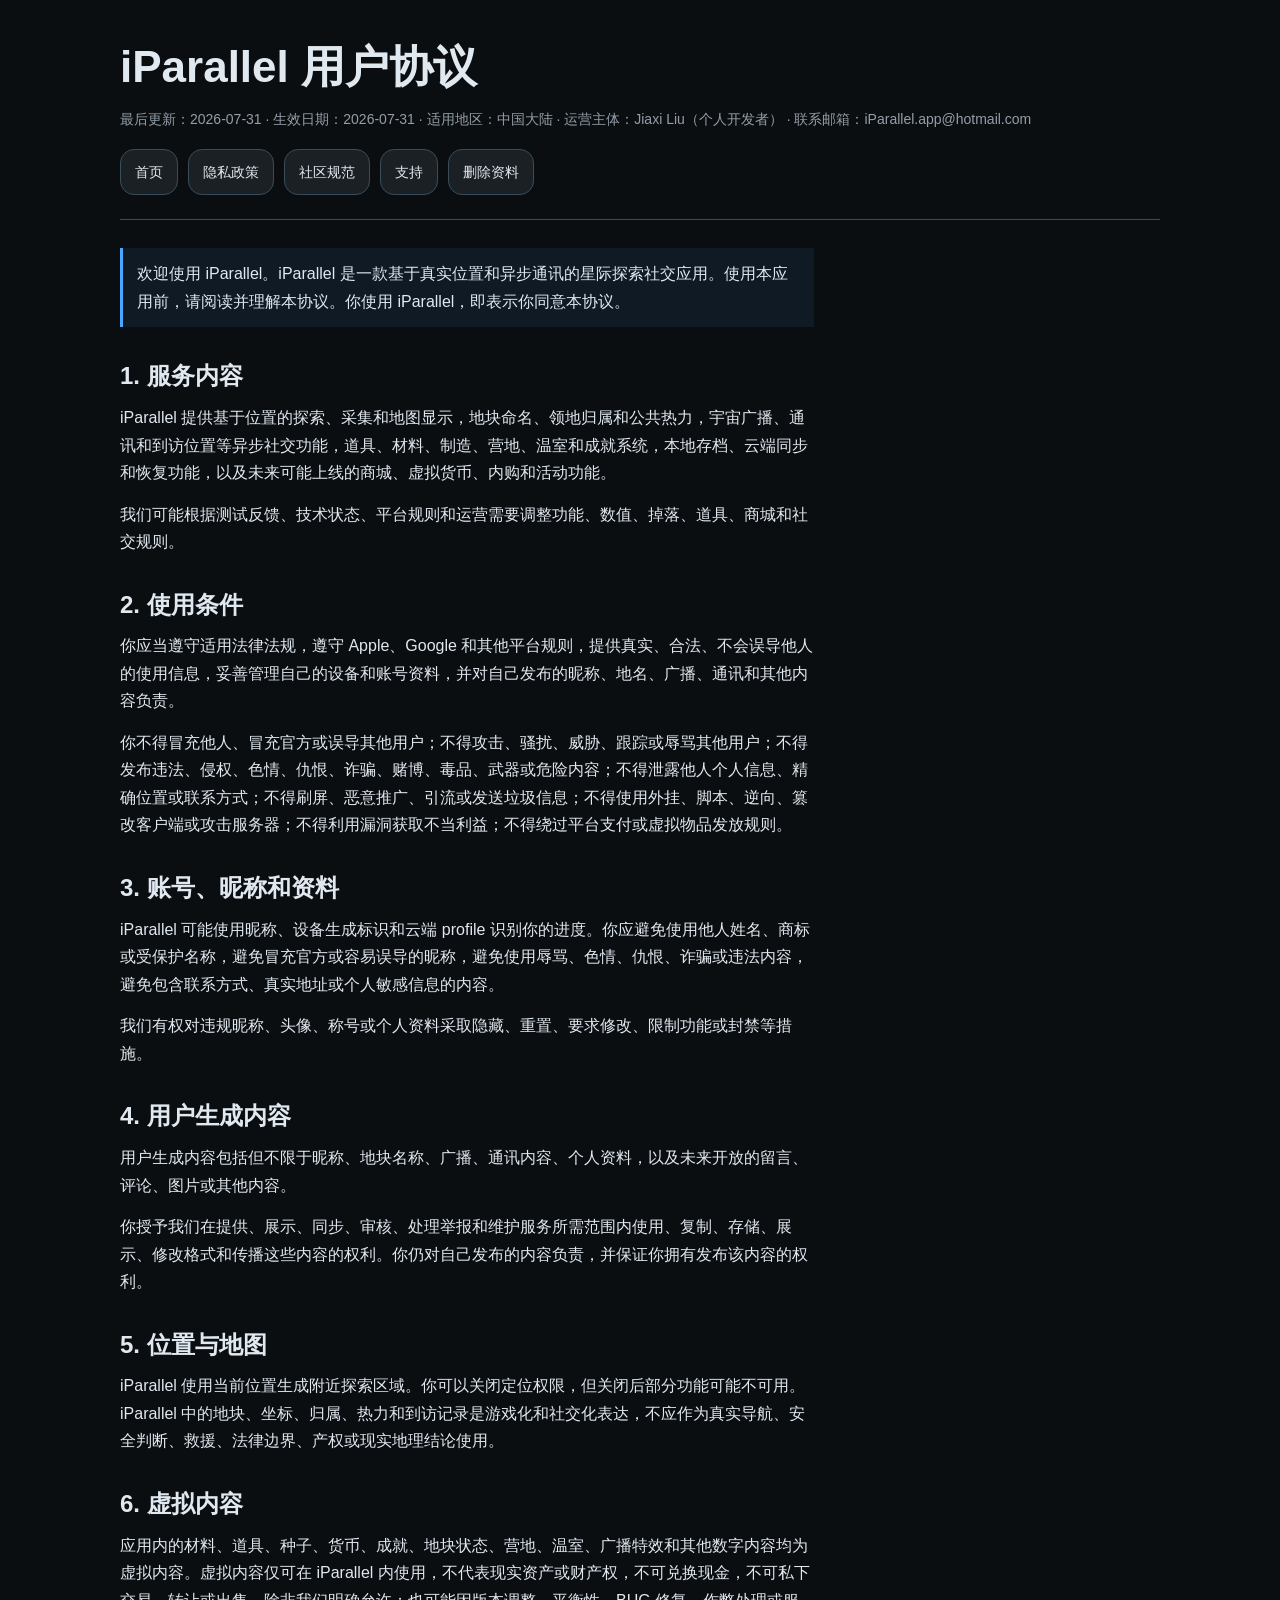
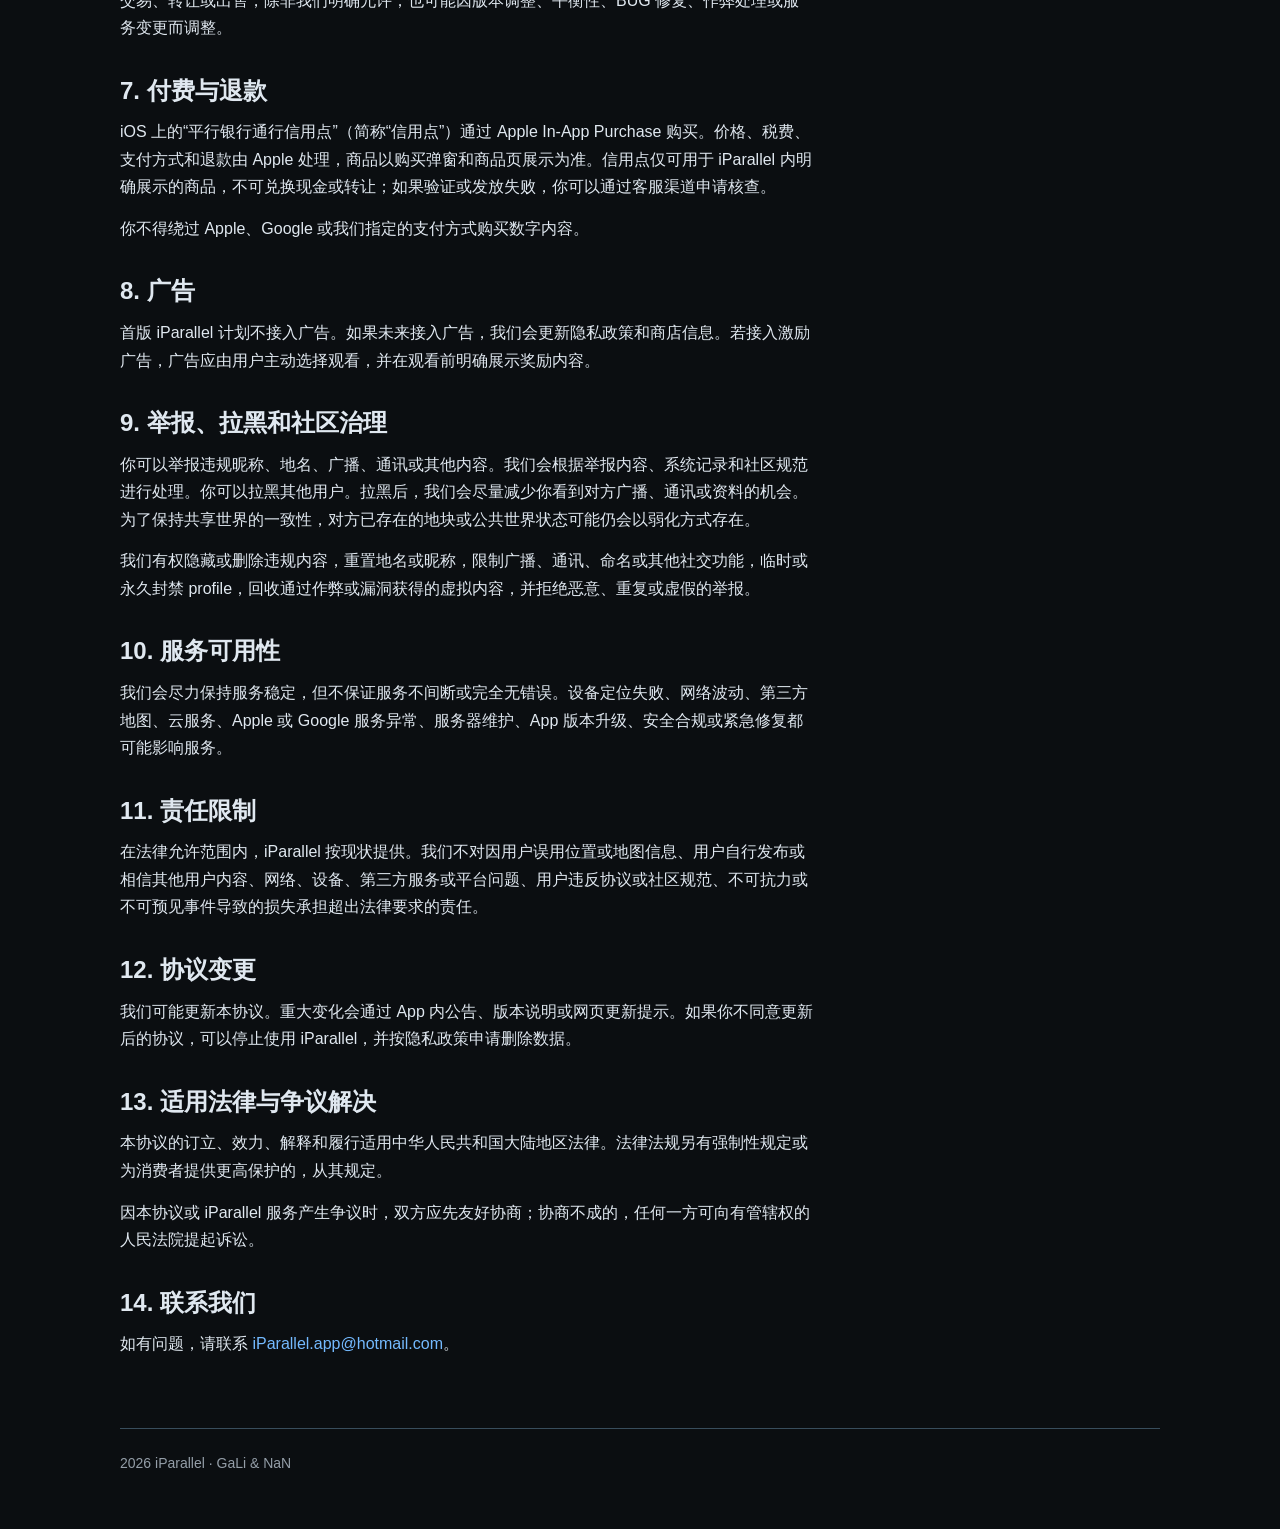
<file: terms.html>
<!doctype html>
<html lang="zh-CN">
<head>
  <meta charset="utf-8">
  <meta name="viewport" content="width=device-width, initial-scale=1">
  <title>iParallel 用户协议</title>
  <link rel="stylesheet" href="styles.css">
</head>
<body>
  <header>
    <h1>iParallel 用户协议</h1>
    <p class="meta">最后更新：2026-07-31 · 生效日期：2026-07-31 · 适用地区：中国大陆 · 运营主体：Jiaxi Liu（个人开发者） · 联系邮箱：iParallel.app@hotmail.com</p>
    <nav class="nav">
      <a href="index.html">首页</a>
      <a href="privacy.html">隐私政策</a>
      <a href="community.html">社区规范</a>
      <a href="support.html">支持</a>
      <a href="delete-account.html">删除资料</a>
    </nav>
  </header>
  <main>
    <p class="notice">欢迎使用 iParallel。iParallel 是一款基于真实位置和异步通讯的星际探索社交应用。使用本应用前，请阅读并理解本协议。你使用 iParallel，即表示你同意本协议。</p>

    <h2>1. 服务内容</h2>
    <p>iParallel 提供基于位置的探索、采集和地图显示，地块命名、领地归属和公共热力，宇宙广播、通讯和到访位置等异步社交功能，道具、材料、制造、营地、温室和成就系统，本地存档、云端同步和恢复功能，以及未来可能上线的商城、虚拟货币、内购和活动功能。</p>
    <p>我们可能根据测试反馈、技术状态、平台规则和运营需要调整功能、数值、掉落、道具、商城和社交规则。</p>

    <h2>2. 使用条件</h2>
    <p>你应当遵守适用法律法规，遵守 Apple、Google 和其他平台规则，提供真实、合法、不会误导他人的使用信息，妥善管理自己的设备和账号资料，并对自己发布的昵称、地名、广播、通讯和其他内容负责。</p>
    <p>你不得冒充他人、冒充官方或误导其他用户；不得攻击、骚扰、威胁、跟踪或辱骂其他用户；不得发布违法、侵权、色情、仇恨、诈骗、赌博、毒品、武器或危险内容；不得泄露他人个人信息、精确位置或联系方式；不得刷屏、恶意推广、引流或发送垃圾信息；不得使用外挂、脚本、逆向、篡改客户端或攻击服务器；不得利用漏洞获取不当利益；不得绕过平台支付或虚拟物品发放规则。</p>

    <h2>3. 账号、昵称和资料</h2>
    <p>iParallel 可能使用昵称、设备生成标识和云端 profile 识别你的进度。你应避免使用他人姓名、商标或受保护名称，避免冒充官方或容易误导的昵称，避免使用辱骂、色情、仇恨、诈骗或违法内容，避免包含联系方式、真实地址或个人敏感信息的内容。</p>
    <p>我们有权对违规昵称、头像、称号或个人资料采取隐藏、重置、要求修改、限制功能或封禁等措施。</p>

    <h2>4. 用户生成内容</h2>
    <p>用户生成内容包括但不限于昵称、地块名称、广播、通讯内容、个人资料，以及未来开放的留言、评论、图片或其他内容。</p>
    <p>你授予我们在提供、展示、同步、审核、处理举报和维护服务所需范围内使用、复制、存储、展示、修改格式和传播这些内容的权利。你仍对自己发布的内容负责，并保证你拥有发布该内容的权利。</p>

    <h2>5. 位置与地图</h2>
    <p>iParallel 使用当前位置生成附近探索区域。你可以关闭定位权限，但关闭后部分功能可能不可用。iParallel 中的地块、坐标、归属、热力和到访记录是游戏化和社交化表达，不应作为真实导航、安全判断、救援、法律边界、产权或现实地理结论使用。</p>

    <h2>6. 虚拟内容</h2>
    <p>应用内的材料、道具、种子、货币、成就、地块状态、营地、温室、广播特效和其他数字内容均为虚拟内容。虚拟内容仅可在 iParallel 内使用，不代表现实资产或财产权，不可兑换现金，不可私下交易、转让或出售，除非我们明确允许；也可能因版本调整、平衡性、BUG 修复、作弊处理或服务变更而调整。</p>

    <h2>7. 付费与退款</h2>
    <p>iOS 上的“平行银行通行信用点”（简称“信用点”）通过 Apple In-App Purchase 购买。价格、税费、支付方式和退款由 Apple 处理，商品以购买弹窗和商品页展示为准。信用点仅可用于 iParallel 内明确展示的商品，不可兑换现金或转让；如果验证或发放失败，你可以通过客服渠道申请核查。</p>
    <p>你不得绕过 Apple、Google 或我们指定的支付方式购买数字内容。</p>

    <h2>8. 广告</h2>
    <p>首版 iParallel 计划不接入广告。如果未来接入广告，我们会更新隐私政策和商店信息。若接入激励广告，广告应由用户主动选择观看，并在观看前明确展示奖励内容。</p>

    <h2>9. 举报、拉黑和社区治理</h2>
    <p>你可以举报违规昵称、地名、广播、通讯或其他内容。我们会根据举报内容、系统记录和社区规范进行处理。你可以拉黑其他用户。拉黑后，我们会尽量减少你看到对方广播、通讯或资料的机会。为了保持共享世界的一致性，对方已存在的地块或公共世界状态可能仍会以弱化方式存在。</p>
    <p>我们有权隐藏或删除违规内容，重置地名或昵称，限制广播、通讯、命名或其他社交功能，临时或永久封禁 profile，回收通过作弊或漏洞获得的虚拟内容，并拒绝恶意、重复或虚假的举报。</p>

    <h2>10. 服务可用性</h2>
    <p>我们会尽力保持服务稳定，但不保证服务不间断或完全无错误。设备定位失败、网络波动、第三方地图、云服务、Apple 或 Google 服务异常、服务器维护、App 版本升级、安全合规或紧急修复都可能影响服务。</p>

    <h2>11. 责任限制</h2>
    <p>在法律允许范围内，iParallel 按现状提供。我们不对因用户误用位置或地图信息、用户自行发布或相信其他用户内容、网络、设备、第三方服务或平台问题、用户违反协议或社区规范、不可抗力或不可预见事件导致的损失承担超出法律要求的责任。</p>

    <h2>12. 协议变更</h2>
    <p>我们可能更新本协议。重大变化会通过 App 内公告、版本说明或网页更新提示。如果你不同意更新后的协议，可以停止使用 iParallel，并按隐私政策申请删除数据。</p>

    <h2>13. 适用法律与争议解决</h2>
    <p>本协议的订立、效力、解释和履行适用中华人民共和国大陆地区法律。法律法规另有强制性规定或为消费者提供更高保护的，从其规定。</p>
    <p>因本协议或 iParallel 服务产生争议时，双方应先友好协商；协商不成的，任何一方可向有管辖权的人民法院提起诉讼。</p>

    <h2>14. 联系我们</h2>
    <p>如有问题，请联系 <a href="mailto:iParallel.app@hotmail.com">iParallel.app@hotmail.com</a>。</p>
  </main>
  <footer>
    <p>2026 iParallel · GaLi &amp; NaN</p>
  </footer>
</body>
</html>
</file>
<file: styles.css>
:root {
  color-scheme: dark;
  --bg: #0b0e11;
  --panel: #1b2025;
  --text: #e0e8f0;
  --muted: #949ea8;
  --line: #384d5c;
  --accent: #4aa6ff;
  --link: #74baff;
}

* {
  box-sizing: border-box;
}

body {
  margin: 0;
  background: var(--bg);
  color: var(--text);
  font-family: -apple-system, BlinkMacSystemFont, "Segoe UI", "Noto Sans SC", "PingFang SC", sans-serif;
  line-height: 1.72;
  overflow-wrap: anywhere;
  -webkit-text-size-adjust: 100%;
}

header, main, footer {
  width: min(1040px, calc(100% - 40px));
  margin: 0 auto;
}

header {
  padding: 38px 0 24px;
  border-bottom: 1px solid var(--line);
}

main {
  padding: 28px 0 56px;
}

footer {
  padding: 22px 0 40px;
  border-top: 1px solid var(--line);
  color: var(--muted);
  font-size: 14px;
}

h1 {
  margin: 0 0 12px;
  font-size: clamp(30px, 5vw, 44px);
  line-height: 1.3;
  letter-spacing: 0;
}

h2 {
  margin: 34px 0 12px;
  font-size: 24px;
  line-height: 1.28;
}

h3 {
  margin: 24px 0 8px;
  font-size: 18px;
}

p, ul, ol {
  margin: 0 0 14px;
}

ul, ol {
  padding-left: 24px;
}

a {
  color: var(--link);
  text-decoration: none;
}

a:hover {
  text-decoration: underline;
}

.meta {
  color: var(--muted);
  font-size: 14px;
}

.nav {
  display: flex;
  flex-wrap: wrap;
  gap: 10px;
  margin-top: 18px;
}

.nav a, .card {
  border: 1px solid var(--line);
  background: var(--panel);
  border-radius: 14px;
}

.nav a {
  padding: 10px 14px;
  color: var(--text);
  font-size: 14px;
}

.card {
  padding: 24px;
  margin: 20px 0;
}

.card > h2:first-child { margin-top: 0; }

.notice {
  border-left: 3px solid var(--accent);
  padding: 12px 14px;
  background: rgba(74, 166, 255, 0.08);
  color: var(--text);
}

code {
  font-family: ui-monospace, SFMono-Regular, Menlo, Consolas, monospace;
}

a:focus-visible, summary:focus-visible { outline: 2px solid var(--accent); outline-offset: 5px; }
::selection { background: #224d73; color: #fff; }
.skip-link { position: absolute; left: 20px; top: -100px; padding: 12px; background: var(--panel); z-index: 1; }
.skip-link:focus { top: 12px; }
.brand-row, .footer-row { display: flex; align-items: center; justify-content: space-between; gap: 20px; flex-wrap: wrap; }
.brand { color: var(--text); font-size: 25px; font-weight: 750; letter-spacing: -.04em; }
.brand span { color: var(--accent); }
.eyebrow { color: var(--accent); font-size: 12px; font-weight: 650; letter-spacing: .16em; }
.brand-row .eyebrow { color: var(--muted); letter-spacing: .08em; }
.hero { padding: 60px 0 36px; display: grid; grid-template-columns: 1.45fr 1fr; gap: 48px; align-items: center; }
.hero h1 { font-size: clamp(34px, 4.7vw, 56px); letter-spacing: -.035em; margin: 16px 0 24px; }
.hero h1 em { color: var(--accent); font-style: normal; }
.hero .lead { max-width: 34em; font-size: 17px; color: var(--muted); }
.actions { display: flex; gap: 12px; flex-wrap: wrap; margin-top: 28px; }
.button { display: inline-flex; align-items: center; justify-content: center; min-height: 48px; padding: 10px 20px; border: 1px solid var(--line); border-radius: 14px; color: var(--accent); background: var(--panel); font-weight: 650; }
.button.primary { background: #142a3e; border-color: #326088; }
.button:hover { text-decoration: none; border-color: var(--accent); }
.channel-note { border: 1px solid var(--line); border-radius: 22px; padding: 28px; background: var(--panel); }
.channel-note p { margin-top: 22px; font-size: 21px; line-height: 1.8; }
.channel-note small { color: var(--muted); }
.signal-line { display: block; height: 2px; width: 48px; background: var(--accent); margin: 24px 0; }
.section-title { font-size: 28px; margin-top: 28px; }
.feature-list { border-top: 1px solid var(--line); margin: 24px 0 44px; }
.feature { display: grid; grid-template-columns: 64px 220px 1fr; gap: 20px; align-items: baseline; padding: 26px 0; border-bottom: 1px solid var(--line); }
.feature .number { color: var(--accent); font-family: ui-monospace, monospace; }
.feature h3 { margin: 0; font-size: 20px; }
.landing .feature h3 span { display: block; margin-top: 8px; font-size: 13px; font-weight: 400; line-height: 1.7; color: var(--muted); }
.landing .signal-invitation { padding: 52px 0; border-top: 1px solid var(--line); }
.landing .signal-invitation h2 { font-size: clamp(24px, 4vw, 36px); }
.landing .signal-invitation p { color: var(--muted); }
.landing .signal-invitation .signal-reply { color: var(--accent); font-size: clamp(44px, 8vw, 72px); font-weight: 700; margin: 12px 0; }
.feature p { color: var(--muted); margin: 0; }
.resource-grid { display: grid; grid-template-columns: repeat(2, minmax(0, 1fr)); gap: 12px; margin: 20px 0 36px; }
.resource { display: block; padding: 18px 22px; border: 1px solid var(--line); border-radius: 14px; background: var(--panel); }
.resource strong { display: block; color: var(--text); font-size: 17px; }
.resource small { display: block; color: var(--muted); margin-top: 4px; }
.resource:hover { text-decoration: none; border-color: var(--accent); }
.contact-address { font-size: clamp(18px, 4vw, 24px); }
.landing .hero-whisper { color: var(--text); font-size: 14px; margin-top: 24px; padding-left: 16px; border-left: 1px solid var(--accent); }
.landing .story-signal { border-top: 1px solid var(--line); padding: 52px 0 28px; margin-top: 24px; }
.landing .story-heading { max-width: 640px; }
.landing .story-heading h2 { font-size: clamp(28px, 4vw, 40px); margin: 16px 0 24px; }
.landing .story-heading > p { color: var(--muted); }
.landing .story-heading .story-question { color: var(--text); margin-top: 24px; }
.landing .story-fragments { display: grid; grid-template-columns: repeat(3, minmax(0, 1fr)); gap: 28px; margin: 44px 0; }
.landing .story-fragment { border-top: 1px solid var(--line); padding-top: 18px; }
.landing .story-fragment h3 { margin: 14px 0 12px; }
.landing .story-fragment p { color: var(--muted); font-size: 15px; }
.landing .theseus-motto { margin: 52px 0 0; padding: 28px 0 28px 24px; border-left: 2px solid var(--accent); }
.landing .theseus-motto p { font-size: clamp(22px, 3vw, 30px); line-height: 1.65; }
.landing .theseus-motto cite { color: var(--muted); font-size: 13px; font-style: normal; }
.landing .motto-question { margin: 22px 0 36px; color: var(--muted); font-size: 15px; }
.support-intro { max-width: 44em; color: var(--muted); }
.support-grid { display: grid; grid-template-columns: 1fr 1fr; gap: 20px; }
.support-grid .card { margin: 0; }
main > p, main > ul, main > ol { max-width: 78ch; }
@media (max-width: 700px) {
  header, main, footer { width: calc(100% - 36px); }
  header { padding-top: 26px; }
  .hero { grid-template-columns: 1fr; padding-top: 36px; gap: 24px; }
  .hero h1 { font-size: clamp(32px, 8vw, 46px); }
  .channel-note { padding: 22px; }
  .channel-note p { font-size: 18px; }
  .feature { grid-template-columns: 36px 1fr; gap: 12px; padding: 24px 0; }
  .feature p { grid-column: 2; }
  .resource-grid, .support-grid { grid-template-columns: 1fr; }
  .landing .story-fragments { grid-template-columns: 1fr; gap: 20px; margin: 30px 0; }
  .landing .story-signal { padding-top: 32px; }
  .card { padding: 20px; }
  .nav { gap: 8px; }
  .nav a { padding: 10px 12px; }
}
</file>
